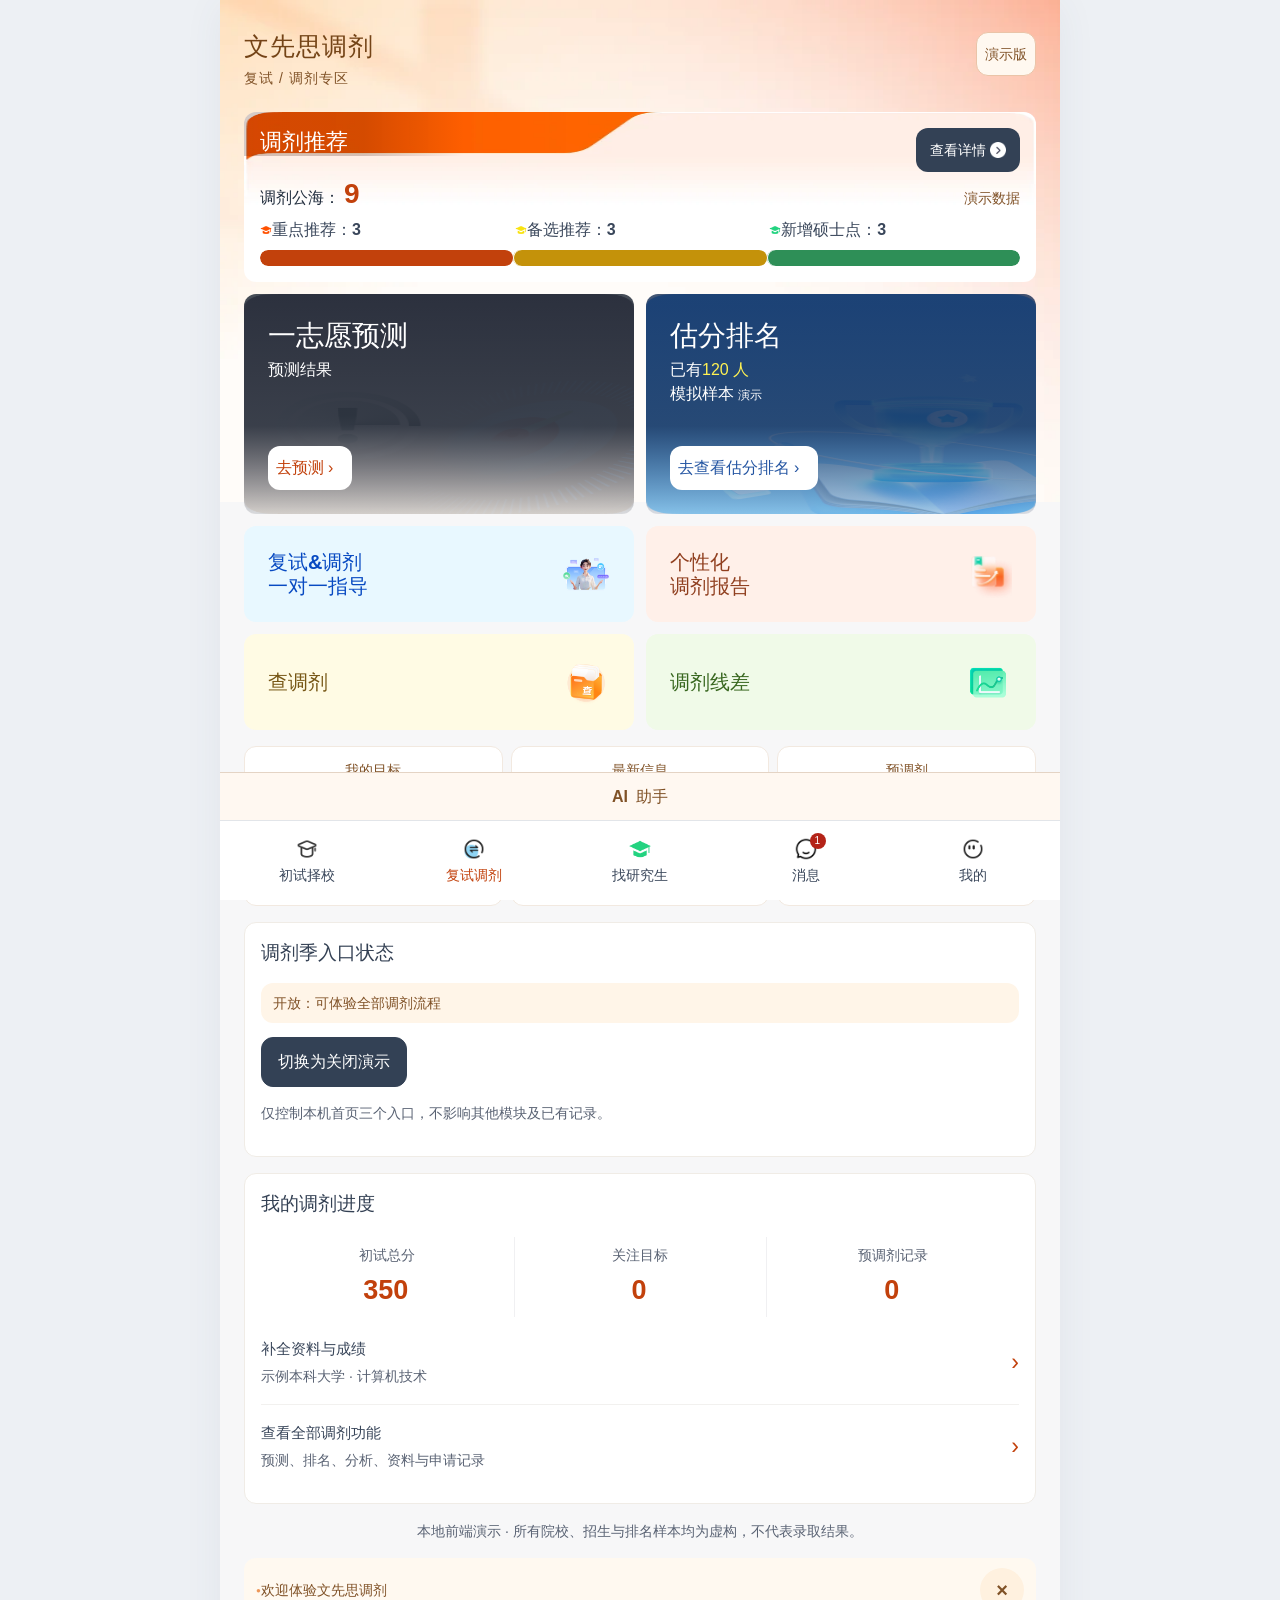
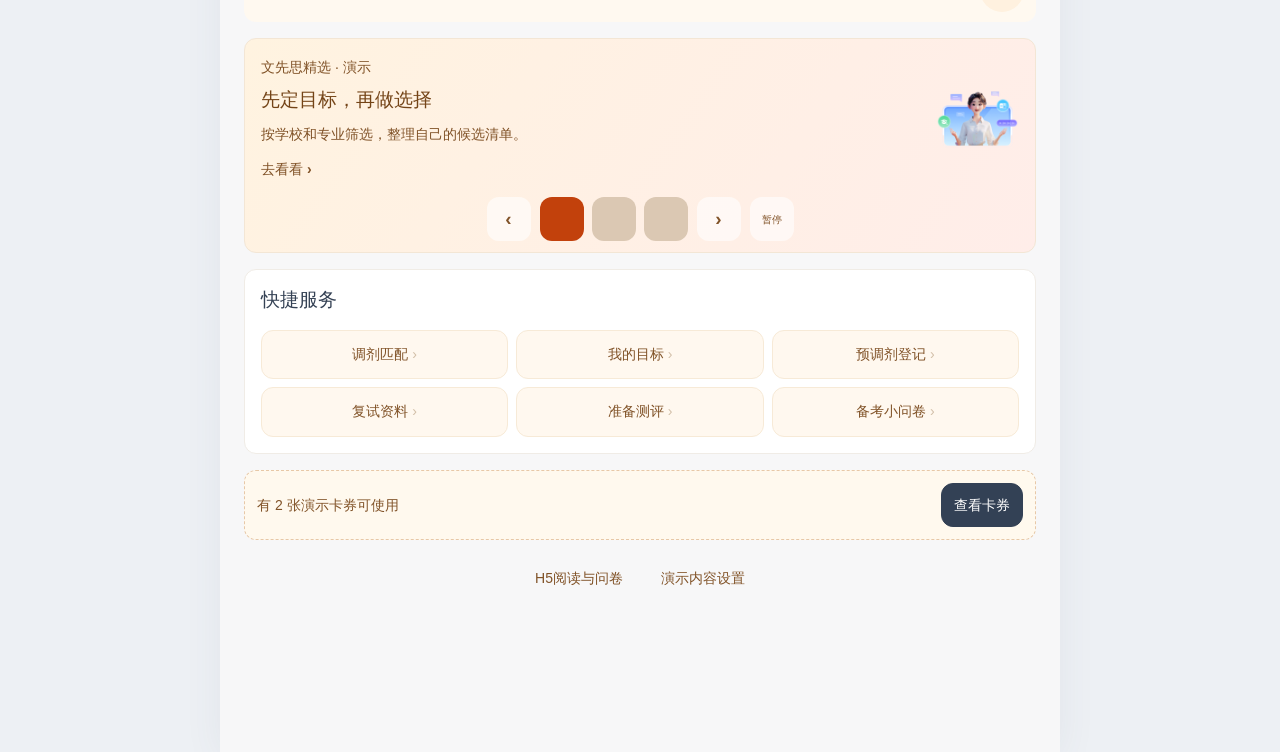
<file: index.html>
<!doctype html>
<html lang="zh-CN">
  <head>
    <meta charset="UTF-8" />
    <meta name="viewport" content="width=device-width, initial-scale=1.0" />
    <meta name="theme-color" content="#fff0e5" />
    <meta name="description" content="文先思调剂，复试与调剂首页演示版。" />
    <title>文先思调剂</title>
    <script type="module" crossorigin src="/assets/index-DY9FgOvg.js"></script>
    <link rel="stylesheet" crossorigin href="/assets/index-BpcCWKPl.css">
  </head>
  <body>
    <div id="root"></div>
  </body>
</html>
</file>
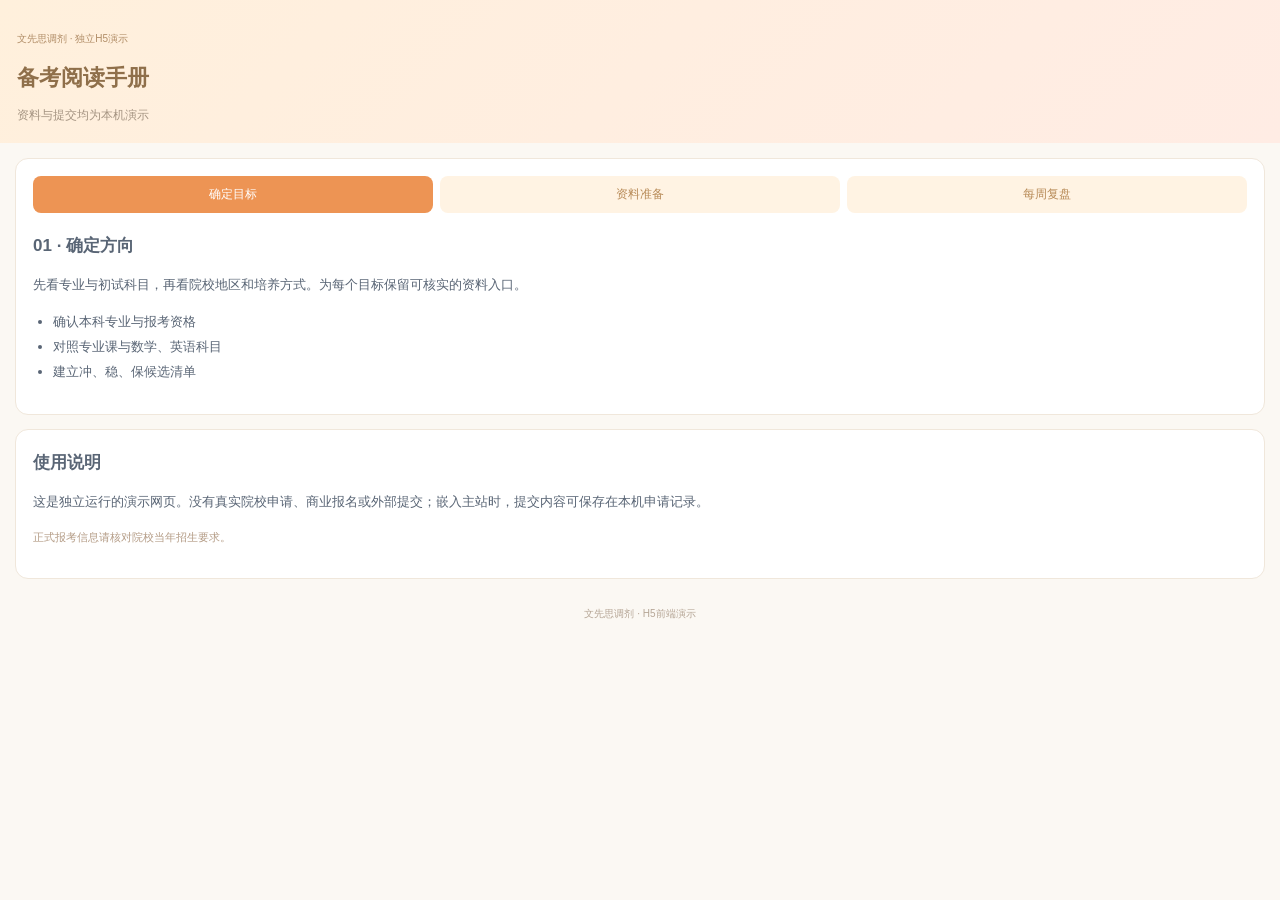
<file: demo-h5/index.html>
<!doctype html><html lang="zh-CN"><head><meta charset="utf-8"><meta name="viewport" content="width=device-width,initial-scale=1"><title>文先思演示H5</title><style>
*{box-sizing:border-box}body{margin:0;background:#fbf8f3;color:#596575;font:14px/1.9 -apple-system,BlinkMacSystemFont,"PingFang SC",sans-serif}header{padding:24px 17px 16px;background:linear-gradient(135deg,#fff0dc,#ffece4)}header small{color:#b18d67;font-size:10px}h1{font-size:22px;color:#8f6f4a;margin:6px 0}header p{font-size:12px;color:#a59482;margin:0}main{padding:15px;display:grid;gap:14px}section{padding:17px;background:#fff;border:1px solid #f0e7db;border-radius:13px;min-width:0}h2{font-size:17px;color:#596575;margin:0 0 10px}p{margin:6px 0 13px;font-size:13px}label{display:grid;gap:6px;font-size:12px;color:#8c96a1;margin:0 0 14px}input,select,textarea{font:inherit;border:1px solid #e7e9ec;background:#fafbfc;border-radius:8px;padding:9px;color:#657184;width:100%;min-width:0}textarea{min-height:86px}button{font:inherit;background:#ed9454;color:white;border:0;border-radius:8px;padding:9px 14px;cursor:pointer;line-height:1.6}button.secondary{background:#fff3e3;color:#b88b58}.tabs{display:flex;gap:7px;flex-wrap:wrap}.tabs button{font-size:12px;flex:1;min-width:60px}.note{font-size:11px;color:#b49c86}ul,ol{padding-left:20px;font-size:13px}.result{padding:13px;border-radius:10px;background:#eef8ed;color:#719678;font-size:13px}.hidden{display:none!important}footer{padding:10px 15px 25px;color:#b5a595;font-size:10px;text-align:center}a{color:#bf8b58;overflow-wrap:anywhere}button:focus-visible,input:focus-visible,textarea:focus-visible,select:focus-visible{outline:3px solid #1686ce;outline-offset:2px}
</style></head><body><header><small>文先思调剂 · 独立H5演示</small><h1 id="page-title">备考阅读手册</h1><p>资料与提交均为本机演示</p></header><main>
<div id="guide"><section><div class="tabs" aria-label="阅读章节"><button data-chapter="0">确定目标</button><button data-chapter="1" class="secondary">资料准备</button><button data-chapter="2" class="secondary">每周复盘</button></div><h2 id="chapter-title" style="margin-top:17px"></h2><p id="chapter-text"></p><ul id="chapter-items"></ul></section></div>
<div id="form-area" class="hidden"><section><h2 id="form-title">备考需求小问卷</h2><p id="form-intro">记录现阶段的目标，形成明确的下一步。</p><form id="demo-form"><label>称呼<input name="name" required maxlength="30" placeholder="演示同学"></label><label>备考阶段<select name="stage"><option>初试择校</option><option>初试复习</option><option>复试准备</option><option>调剂准备</option></select></label><label>意向专业<input name="major" required maxlength="60" placeholder="如计算机技术"></label><label>最需要的帮助<textarea name="needs" required minlength="4" maxlength="500" placeholder="至少填写4个字"></textarea></label><label>方便参与的时间<select name="time"><option>工作日晚上</option><option>周末上午</option><option>周末下午</option></select></label><button type="submit">保存演示问卷</button></form><div id="result" class="result hidden" role="status"></div><button id="again" class="secondary hidden" style="margin-top:13px">重新填写</button></section></div>
<section><h2>使用说明</h2><p>这是独立运行的演示网页。没有真实院校申请、商业报名或外部提交；嵌入主站时，提交内容可保存在本机申请记录。</p><p class="note">正式报考信息请核对院校当年招生要求。</p></section></main><footer>文先思调剂 · H5前端演示</footer><script>
const type=new URLSearchParams(location.search).get('type')||'guide';const chapters=[{title:'01 · 确定方向',text:'先看专业与初试科目，再看院校地区和培养方式。为每个目标保留可核实的资料入口。',items:['确认本科专业与报考资格','对照专业课与数学、英语科目','建立冲、稳、保候选清单']},{title:'02 · 资料准备',text:'按学校建立资料目录，准备证件、成绩单、个人介绍和专业经历。演示清单不能替代院校要求。',items:['核对院校复试通知','整理本科成绩与学籍材料','准备英语自我介绍与项目讲解']},{title:'03 · 每周复盘',text:'每周记录资料变化、复习结果和需要核实的问题，减少重复搜索与遗漏。',items:['更新目标顺序与申请记录','记录一项薄弱知识并完成练习','复查时间冲突与材料截止时间']}];function renderChapter(index){const row=chapters[index];document.querySelector('#chapter-title').textContent=row.title;document.querySelector('#chapter-text').textContent=row.text;const list=document.querySelector('#chapter-items');list.replaceChildren(...row.items.map(item=>{const li=document.createElement('li');li.textContent=item;return li;}));document.querySelectorAll('[data-chapter]').forEach(button=>{button.className=Number(button.dataset.chapter)===index?'':'secondary';button.setAttribute('aria-pressed',String(Number(button.dataset.chapter)===index));});}document.querySelectorAll('[data-chapter]').forEach(button=>button.addEventListener('click',()=>renderChapter(Number(button.dataset.chapter))));renderChapter(0);
if(type==='questionnaire'||type==='activity'){document.querySelector('#guide').classList.add('hidden');document.querySelector('#form-area').classList.remove('hidden');if(type==='activity'){document.querySelector('#page-title').textContent='复试体验活动';document.querySelector('#form-title').textContent='预约演示体验';document.querySelector('#form-intro').textContent='模拟一场材料梳理与专业问答活动，仅记录本机体验意向。';document.querySelector('button[type=submit]').textContent='保存演示报名';}else document.querySelector('#page-title').textContent='备考需求小问卷';}
document.querySelector('#demo-form').addEventListener('submit',event=>{event.preventDefault();const payload=Object.fromEntries(new FormData(event.currentTarget));payload.kind=type;const result=document.querySelector('#result');result.textContent=payload.name+'，你的演示'+(type==='activity'?'报名':'问卷')+'已记录。下一步：整理'+payload.major+'的报考要求，并列出需要核实的问题。';result.classList.remove('hidden');event.currentTarget.classList.add('hidden');document.querySelector('#again').classList.remove('hidden');try{localStorage.setItem('wxs-h5-last',JSON.stringify(payload));}catch{}if(parent!==window)parent.postMessage({type:'WXS_H5_SUBMIT',payload},location.origin);});document.querySelector('#again').addEventListener('click',()=>{document.querySelector('#demo-form').classList.remove('hidden');document.querySelector('#result').classList.add('hidden');document.querySelector('#again').classList.add('hidden');});
</script></body></html>
</file>
<file: assets/index-BpcCWKPl.css>
.field-error,.rx-field>.field-error,.flow-field>.field-error,.rx-page .field-error{display:block;color:#b42318;font-size:14px;line-height:24px;font-weight:400;margin:4px 0 0}.rx-header .rx-back{width:auto;min-width:64px;min-height:44px;gap:4px;color:#1e293b;background:#fff;border-radius:12px;padding-inline:4px;font-size:14px;font-weight:600;white-space:nowrap;text-decoration:none}.rx-header:has(.rx-back span){grid-template-columns:68px minmax(0,1fr) 48px}.rx-page .rx-header .rx-back img{width:18px;height:18px;filter:none!important}.rx-tabs>button{flex:0 0 auto;min-width:max-content;min-height:44px;overflow:visible;text-overflow:clip}.rx-tabs{scrollbar-width:thin;scrollbar-color:#64748b #e5e7eb;scroll-padding-inline:8px}.rx-tabs:focus-within{outline-offset:4px}.rx-back:focus-visible,.rx-tabs>button:focus-visible,.flow-tabs>button:focus-visible{outline:3px solid #174ea6;outline-offset:3px}.rx-modal{max-height:calc(100dvh - 32px);overflow-y:auto}.flow-button[aria-disabled=true],.rx-button[aria-disabled=true]{opacity:.6;cursor:not-allowed}.collection-select{display:inline-flex;align-items:center;gap:4px;min-height:44px;font-size:14px}.sr-only{position:absolute;width:1px;height:1px;padding:0;margin:-1px;overflow:hidden;clip-path:inset(50%);white-space:nowrap;border:0}.rs-inline-actions>.rx-field{flex:1 1 170px;margin-bottom:0}.flow-field>.field-label{font-weight:500}.recovered-shell{background:#f7f7f7;padding-bottom:0}.recovered-shell>.bottom-nav,.recovered-shell>.site-floating{display:none}.rx-page{--rx-blue:#299ee7;--rx-green:#0bca94;--rx-orange:#ff9b37;--rx-muted:#999;min-height:100dvh;background:#f7f7f7;color:#333;padding-bottom:25px;font-size:15px;line-height:1.6}.rx-page *{box-sizing:border-box}.rx-header{height:80px;padding:20px 14px 10px;display:grid;grid-template-columns:48px 1fr 48px;align-items:center;text-align:center;position:relative;z-index:4;background:transparent}.rx-header h1{font-size:18px;font-weight:600;margin:0;color:inherit;outline:none;line-height:1.3}.rx-back{display:flex;align-items:center;width:32px;height:38px}.rx-back img{width:21px;height:21px;transform:rotate(180deg);filter:brightness(.18)}.rx-demo{font-size:10px;color:#999;text-decoration:none;justify-self:end;border:1px solid #d9dedf;border-radius:20px;padding:2px 7px;font-weight:400;white-space:nowrap}.rx-content{padding:12px 16px 20px}.rx-theme-blue{background:#f5f7fa}.rx-theme-blue .rx-header{background:#299ee7;color:#fff}.rx-theme-blue .rx-back img{filter:brightness(0) invert(1)}.rx-theme-blue .rx-demo{color:#fff;border-color:#ffffff7a}.rx-theme-white{background:#f7f7f7}.rx-theme-white .rx-header{background:#fff;color:#111}.rx-theme-green{background:linear-gradient(180deg,#c5ffef 0,#f7f7f7 370px)}.rx-theme-orange{background:linear-gradient(180deg,#ffe9cc 0,#f7f7f7 410px)}.rx-card{background:#fff;border-radius:12px;padding:17px 16px;margin-bottom:14px;min-width:0}.rx-card>h2{font-size:17px;margin:0 0 15px;font-weight:650;color:#222}.rx-field{display:grid;gap:11px;margin-bottom:21px;min-width:0;font-size:15px;font-weight:600;color:#666}.rx-field>input,.rx-field>select,.rx-field>textarea{width:100%;height:42px;padding:10px 12px;border:1px solid #d9d9d9;border-radius:5px;background:#fff;color:#333;font-size:15px;min-width:0;font-weight:400}.rx-field>textarea{height:110px;resize:vertical}.rx-field>small{font-size:12px;color:#999;font-weight:400}.rx-button{border:0;border-radius:24px;background:var(--rx-blue);color:#fff;padding:11px 21px;line-height:1.5;font-size:15px;font-weight:600;text-decoration:none;display:inline-flex;align-items:center;justify-content:center;text-align:center;cursor:pointer;min-height:42px}.rx-button-green{background:#0bca94}.rx-button-orange{background:#ff9236}.rx-button-light{background:#f1f3fa;color:#9294a1}.rx-button-outline{background:#fff;color:#299ee7;border:1px solid #299ee7}.rx-button:disabled{opacity:.5;cursor:not-allowed}.rx-tabs{display:flex;gap:7px;padding:0;margin:0 0 16px;overflow:auto}.rx-tabs>button{flex:1;min-width:0;white-space:nowrap;background:#fff;color:#666;border-radius:7px;padding:9px 12px;line-height:1.6;font-size:14px}.rx-tabs>button.active{color:#fff;background:#299ee7}.rx-footer{position:sticky;bottom:0;background:#fff;padding:15px 16px max(18px,env(safe-area-inset-bottom));z-index:8;display:flex;gap:12px;box-shadow:0 -2px 9px #f1f1f1}.rx-footer>.rx-button{flex:1}.rx-empty{text-align:center;padding:55px 16px;color:#999}.rx-empty p{font-size:16px;margin:0 0 8px}.rx-empty small{font-size:13px}.rx-demo-note{font-size:11px;color:#999;text-align:center;line-height:1.6;margin:10px 0}.rx-error{color:#e45048;font-size:13px}.rx-table-scroll{width:100%;overflow:auto}.rx-table{width:100%;border-collapse:collapse;text-align:center;font-size:13px}.rx-table th{font-weight:500;background:#f0f2f4;color:#666;padding:12px 7px;white-space:nowrap}.rx-table td{padding:13px 7px;border-bottom:1px solid #eee}.rx-table tr.rx-me{background:#eff6ff;color:#0256ff}.rx-modal-mask{position:fixed;top:0;right:0;bottom:0;left:0;background:#0008;display:flex;align-items:center;justify-content:center;padding:25px;z-index:100}.rx-modal{background:#fff;border-radius:14px;padding:23px;width:min(100%,420px);max-height:86dvh;overflow:auto}.rx-modal>h2{font-size:18px;margin:0 0 18px;color:#222}.rx-modal-content{font-size:14px;line-height:1.8}.rx-modal-actions{display:flex;gap:14px;margin-top:21px}.rx-modal-actions>.rx-button{flex:1;border-radius:5px}.rx-section-title{display:flex;align-items:center;gap:7px;font-size:17px;margin:15px 0;font-weight:650}.rx-section-title:before{content:"";display:inline-block;background:#299ee7;width:4px;height:15px;border-radius:3px}.rx-muted{color:#999}.rx-small{font-size:12px}.rx-spread{display:flex;align-items:center;justify-content:space-between;gap:12px}.rx-pill{border-radius:4px;background:#e5faf5;color:#29c7b6;font-size:12px;font-weight:400;padding:3px 7px}.rx-actions{display:flex;gap:10px;flex-wrap:wrap}.rx-actions>.rx-button{flex:1}@media(min-width:620px){.rx-header{height:87px}.rx-content{padding:16px 22px}.rx-page{font-size:16px}.rx-header h1{font-size:21px}}.rx-page.rx-has-footer{padding-bottom:110px}.rx-footer{position:fixed;left:50%;bottom:0;transform:translate(-50%);width:min(100%,var(--shell))}.recovered-shell>.floating-assistant{display:none}.rxp-prediction{background:#f5f7fb}.rxp-prediction>.rx-content{padding:0}.rxp-prediction-cover{min-height:170px;padding:22px 16px 50px;background:linear-gradient(135deg,#eff4ff,#fff5e9);background-size:100% 100%;background-repeat:no-repeat}.rxp-school{display:flex;align-items:flex-start;gap:12px;padding:0;color:#262b35}.rxp-school>div{flex:1;min-width:0}.rxp-school h2{font-size:19px;line-height:1.35;margin:0 0 8px;font-weight:800;letter-spacing:.2px;overflow-wrap:anywhere}.rxp-school p{font-size:12px;color:#8b8b9a;margin:5px 0;line-height:1.6}.rxp-school-logo{border-radius:50%;width:54px;height:54px;flex:none;border:3px double #94a3be;background:#fff9ef;color:#8d694c;text-align:center;padding-top:6px;font-size:12px;font-family:serif;line-height:1.3;font-weight:700}.rxp-edit{font-size:10px;background:#ff791a;color:#fff;display:inline-flex;align-items:center;justify-content:center;text-decoration:none;border-radius:30px;padding:7px 10px;white-space:nowrap;flex-shrink:0}.rxp-result{background:#fff;border-radius:20px;margin:-50px 15px 18px;position:relative;border:1px solid white;padding:15px 10px 6px}.rxp-result-hero{display:flex;gap:20px;align-items:center;margin:7px 0 20px;border-radius:20px;padding:25px 12px 17px;background:linear-gradient(0deg,#fff,#d1fff4 70%)}.rxp-result.yellow .rxp-result-hero{background:linear-gradient(0deg,#fff,#fff6da 70%)}.rxp-result.red .rxp-result-hero{background:linear-gradient(0deg,#fff,#ffe6e6 70%)}.rxp-ribbon{position:relative;display:inline-block;background:#00b28a;color:#fff;transform:translate(-13px,-18px);padding:8px 22px;border-radius:18px 18px 18px 0;font-size:13px;font-weight:700}.rxp-result.yellow .rxp-ribbon{background:#ff9d23}.rxp-result.red .rxp-ribbon{background:#fa6969}.rxp-result-hero h2{font-size:19px;line-height:1.6;margin:0;flex:1;color:#00a74f}.rxp-result.yellow .rxp-result-hero h2{color:#ed8b12}.rxp-result.red .rxp-result-hero h2{color:#e84a4a}.rxp-result-hero h2 small{display:block;font-size:10px;font-weight:400;color:#9b9b9b;margin-top:9px}.rxp-result-face{display:inline-flex;background:#cdf8e9;border:4px solid white;box-shadow:0 4px 13px #81b8a428;border-radius:50%;width:76px;height:76px;align-items:center;justify-content:center;font-size:42px;color:#03ad69;flex:none}.rxp-result.yellow .rxp-result-face{background:#fff1b8;color:#f0a800}.rxp-result.red .rxp-result-face{background:#ffe1df;color:#f35b51}.rxp-probability{border:1px solid #f4f4f7;border-radius:10px;margin:0 10px;padding:10px}.rxp-probability>div{display:flex;align-items:center;justify-content:space-between;gap:7px;margin:6px 0;font-size:11px;color:#666}.rxp-segments{display:flex;width:150px;height:21px;flex:none;border-radius:30px;background:#f1f1f4;box-shadow:inset 0 1px 2px #0000000d;padding:2px}.rxp-segments b{flex:1;font-size:10px;text-align:center;border-radius:30px;color:#999;line-height:17px}.rxp-segments b.active{color:#fff}.rxp-segments .lv1{background:#fa5151}.rxp-segments .lv2{background:#f90}.rxp-segments .lv3{background:#07c160}.rxp-algorithm-note{font-size:10px;color:#aaa;margin:8px 10px 18px;line-height:1.7}.rxp-section-title{display:flex;align-items:center;justify-content:space-between;margin:15px 10px;font-size:16px;color:#333;gap:5px}.rxp-section-title button{background:#fff2dd;color:#ca7e34;font-size:10px;border-radius:20px;padding:5px 8px}.rxp-risk{margin:0 10px 16px}.rxp-risk p{border-radius:8px;padding:10px;background:#fff6f6;font-size:12px;line-height:1.8;color:#333}.rxp-risk b{color:#fa5151}.rxp-blur{filter:blur(4px);-webkit-user-select:none;user-select:none;pointer-events:none}.rxp-related{margin:0 10px;border-radius:10px;background:#fff;overflow:hidden}.rxp-related>h2{font-size:16px;padding:13px 15px;margin:0;background:linear-gradient(120deg,#f3f9ff,#edf8ff);font-weight:800;color:#4a4f5a}.rxp-data-row{display:flex;align-items:center;justify-content:space-between;gap:12px;margin:0 10px;padding:11px 0;border-bottom:1px solid #f4f4f7;font-size:12px}.rxp-data-row span{color:#8b8b9a}.rxp-data-row b{font-size:14px;color:#262b35}.rxp-ratio-block,.rxp-rank-block{border:1px solid #d9e7e9;border-radius:8px;margin:17px 10px;overflow:hidden;text-align:center;padding-bottom:12px}.rxp-ratio-block h3,.rxp-rank-block h3{font-size:14px;color:#4a4f5a;background:#f4f6f9;margin:0 0 14px;padding:9px 12px;font-weight:650}.rxp-ratio-block>strong{display:inline-block;border:1px solid #85ccff;background:#dcf2ff;color:#108dff;border-radius:8px;font-size:22px;padding:0 12px;letter-spacing:1px}.rxp-stat-row{display:flex;align-items:center;padding:15px 0 4px;text-align:center}.rxp-stat-row>div{flex:1;display:grid;gap:7px;padding:0 5px}.rxp-stat-row>div+div{border-left:1px solid #d9e7e9}.rxp-stat-row b{font-size:19px;color:#333;font-weight:800;line-height:1.3}.rxp-stat-row b small{font-size:11px;font-weight:400;margin-left:3px}.rxp-stat-row span{font-size:10px;color:#999;line-height:1.6}.rxp-rank-block>.rx-spread{background:#f4f6f9;padding-right:9px;gap:3px}.rxp-rank-block h3{margin:0}.rxp-rank-block a{font-size:10px;color:#fff;background:linear-gradient(#3fa3ee,#289be7);border-radius:5px;padding:4px 10px;white-space:nowrap;text-decoration:none}.rxp-quick-links{display:grid;gap:9px;margin:15px 10px}.rxp-quick-links>a,.rxp-quick-links>button{display:flex;align-items:center;justify-content:space-between;background:#edf5ff;color:#3662ec;font-size:14px;font-weight:600;padding:12px 11px;border-radius:10px;text-align:left;text-decoration:none}.rxp-quick-links>:nth-child(2){background:#f5efff;color:#8a38f5}.rxp-quick-links>:nth-child(3){background:#fff6f3;color:#ff8000}.rxp-quick-links span{font-size:22px}.rxp-disclaimer{text-align:center;color:#999;font-size:11px;margin:20px 0 12px}.rxp-prediction>.rx-content>.rx-button{margin-inline:25px}.rxp-demo-control{margin:16px 0;color:#999;font-size:11px;padding:10px 12px;border:1px dashed #d9dfe8;border-radius:8px}.rxp-demo-control summary{cursor:pointer}.rxp-demo-control select{margin-top:8px;margin-bottom:8px;font-size:12px}.rxp-demo-control label{display:grid;gap:6px;font-size:12px;color:#777;margin-top:8px}.rxp-prediction>.rx-content>.rxp-demo-control{margin-inline:25px}.rxp-muted{font-size:11px;line-height:1.8;color:#999}.rxp-form-page{background:#fff}.rxp-form-page>.rx-content{padding-top:6px}.rxp-step{font-size:17px;font-weight:650;color:#333;display:flex;align-items:center;gap:10px;margin:18px 0 23px;position:relative}.rxp-step b{display:inline-flex;background:linear-gradient(90deg,#0256ff,#87b0ff);color:#fff;width:44px;height:34px;align-items:center;justify-content:center;border-radius:18px 0;font-size:14px}.rxp-form-page .rx-field{font-size:14px;font-weight:500;margin-bottom:20px}.rxp-form-page .rx-field>input,.rxp-form-page .rx-field>select,.rxp-form-page .rx-field .rxp-input-action{background:#f4f6f8;border:1px solid white;border-radius:8px}.rxp-input-action{display:flex;gap:3px}.rxp-input-action input{flex:1;border:0;background:transparent;min-width:0;font-size:13px}.rxp-input-action button{font-size:12px;background:#e2f3ff;color:#289be7;border-radius:8px;padding:0 13px}.rxp-select-row{display:flex;justify-content:space-between;align-items:center;width:100%;min-height:44px;gap:8px;background:#f4f6f8;padding:11px 12px;font-size:12px;color:#666;line-height:1.8;border-radius:8px;text-align:left}.rxp-select-row>span{color:#3d3d3d;flex:none;font-size:14px}.rxp-form-tabs{display:flex;background:#efefef;padding:4px;border-radius:40px;box-shadow:inset 0 2px 2px #d4d4d499}.rxp-form-tabs button{flex:1;background:transparent;border-radius:40px;font-size:12px;padding:12px 5px;color:#666}.rxp-form-tabs button.active{background:#fff;color:#0256ff;font-weight:700;box-shadow:0 1px 2px #00000015}.rxp-form-tip{font-size:11px;color:#999;line-height:1.8;margin:8px 0 20px}.rxp-upload-warning{font-size:11px;color:#c87b3d;line-height:1.9;margin:4px 0 10px}.rxp-local-warning{font-size:10px;color:#aaa;line-height:1.8;margin:0 0 12px}.rxp-score-upload{display:flex;gap:14px;align-items:center;margin:12px 0 8px}.rxp-upload-target{position:relative;display:flex;flex-direction:column;align-items:center;justify-content:center;gap:5px;width:100px;height:100px;border:1px dashed #ddd;border-radius:9px;background:#f8fafc;overflow:hidden;flex:none;font-size:11px;color:#999}.rxp-upload-target>b{font-size:32px;font-weight:400;color:#adadad;line-height:1.2}.rxp-upload-target input{position:absolute;top:0;right:0;bottom:0;left:0;opacity:0;cursor:pointer;min-height:100%;width:100%}.rxp-upload-target img{width:100%;height:100%;object-fit:contain}.rxp-example-images{display:flex;gap:10px}.rxp-example-images button{width:65px;background:transparent;padding:0;color:#aaa;font-size:10px}.rxp-example-images img{width:62px;height:75px;object-fit:cover;background:#f1f1f1;display:block;margin-bottom:4px;border-radius:3px}.rxp-customer{color:#289be7;font-size:11px;text-decoration:none;display:block;margin:8px 0 20px}.rxp-subject{margin-bottom:15px}.rxp-subject label{display:flex;gap:9px;align-items:center;font-size:13px;color:#666}.rxp-subject label>span{width:106px;flex:none}.rxp-subject input{border:1px solid white;background:#f4f6f8;border-radius:8px;font-size:14px;min-width:0}.rxp-subject small{font-size:10px;color:#aaa;flex:none}.rxp-subject>a{display:block;color:#289be7;font-size:11px;text-decoration:none;margin:7px 0 0 116px}.rxp-total{display:flex;align-items:center;gap:11px;border-radius:8px;background:#eff6ff;padding:14px;color:#666;font-size:14px;margin-bottom:23px}.rxp-total b{font-size:25px;color:#0256ff;margin-left:auto}.rxp-total small{font-size:11px;color:#a8a8a8}.rxp-picker-tools{display:flex;align-items:center;justify-content:space-between;margin:0 0 12px}.rxp-picker-tools button{background:transparent;font-size:13px;color:#289be7;padding:5px}.rxp-picker-note{font-size:11px;color:#ff7d38;margin:0 0 12px}.rxp-region-grid{display:grid;grid-template-columns:repeat(4,minmax(0,1fr));gap:9px}.rxp-region-grid button{background:#f6f7fb;color:#666;font-size:12px;padding:8px 3px;border-radius:22px}.rxp-region-grid button.selected{background:#289be7;color:#fff}.rxp-major-options{display:grid;gap:4px;max-height:48vh;overflow:auto}.rxp-major-options button{background:#fff;border-bottom:1px solid #f1f1f1;font-size:13px;line-height:1.8;text-align:left;padding:11px 5px;color:#666}.rxp-major-options button.selected{color:#289be7;background:#f0f8ff}.rxp-other-tags{display:flex;flex-wrap:wrap;gap:7px;margin-bottom:4px}.rxp-other-tags>span{display:inline-flex;gap:8px;background:#eaf6ff;color:#289be7;border-radius:6px;padding:5px 7px;font-size:12px}.rxp-other-tags button{background:transparent;color:#999;font-size:16px;padding:0}.rxp-saved{border-radius:10px;background:#eef9ee;color:#56865c;padding:16px;font-size:13px;line-height:1.8;margin:16px 0}.rxp-image-preview{max-width:100%;height:auto}.rxp-retest>.rx-content{padding:0 0 20px}.rxp-retest .rxp-school{background:linear-gradient(180deg,#009dee,#0265b8);color:#fff;padding:25px 25px 45px}.rxp-school.blue h2,.rxp-school.blue p{color:#fff}.rxp-retest-description{background:#f7f8fa;color:#666;line-height:1.9;font-size:13px;padding:18px 25px}.rxp-retest .rx-card{margin:15px;border-radius:0;padding:10px 4px}.rxp-retest>.rx-content>.rx-button{margin-left:20px}.rxp-table-wrap{overflow:auto;max-width:100%}.rxp-data-table{width:100%;border-collapse:collapse;font-size:12px;text-align:center;line-height:1.8}.rxp-data-table th{background:#f0f9ff;color:#289be7;font-weight:500;white-space:nowrap;padding:11px 9px;border:1px solid #b1e0ff}.rxp-data-table td{color:#666;padding:11px 9px;border:1px solid #dcebf6;white-space:pre-wrap}.rxp-data-table tbody tr:nth-child(2n){background:#f7f8fa}.rxp-destination-table th,.rxp-destination-table td{font-size:11px;padding:12px 5px}.rxp-destination-table th:nth-child(2){min-width:105px}.rxp-estimate{background:#f6f7fb}.rxp-estimate>.rx-content{padding:0 15px 20px}.rxp-estimate .rx-header{background:transparent}.rxp-ranking-cover{margin:-80px -15px 0;padding:82px 23px 40px;background:linear-gradient(180deg,#def8d9,#f6f7fb);background-size:100% 100%;background-repeat:no-repeat}.rxp-estimate.yellow .rxp-ranking-cover{background-color:#fff9ce}.rxp-estimate.red .rxp-ranking-cover{background-color:#ffe7e7}.rxp-share-hint{font-size:10px;color:#999;display:flex;justify-content:flex-end;align-items:center;gap:6px;margin-bottom:22px}.rxp-share-hint button{border-radius:15px;background:#ffffff85;color:#777;padding:5px 10px;font-size:11px}.rxp-estimate .rxp-school{flex-direction:column;align-items:center;text-align:center;gap:15px}.rxp-estimate .rxp-school>div{width:100%}.rxp-estimate .rxp-school .rx-spread{display:block}.rxp-estimate .rxp-school .rxp-edit{position:absolute;right:22px;top:133px;font-size:10px;padding:6px 10px}.rxp-estimate .rxp-school-logo{width:78px;height:78px;font-size:17px;padding-top:10px;border-width:4px}.rxp-estimate .rxp-school h2{font-size:21px;margin-bottom:7px}.rxp-estimate .rxp-school p{font-size:12px}.rxp-large-rank{display:grid;justify-items:center;margin-top:28px}.rxp-large-rank strong{font-size:68px;line-height:1.1;color:#3eb94b;letter-spacing:1px}.rxp-estimate.yellow .rxp-large-rank strong{color:#f0b000}.rxp-estimate.red .rxp-large-rank strong{color:#ff8f1f}.rxp-large-rank strong small{font-size:13px;color:#999;margin-left:4px;font-weight:400}.rxp-large-rank>span{font-size:12px;color:#999;margin-top:12px}.rxp-estimate .rxp-stat-row{margin-top:23px;padding-bottom:15px}.rxp-estimate .rxp-stat-row b{font-size:25px;color:#333}.rxp-ranking-body{padding:10px 0 15px;border-radius:15px;margin-top:-12px;position:relative}.rxp-ranking-tip{font-size:12px;color:#d88f41;text-align:center;padding:0 10px}.rxp-ranking-body>.rxp-muted{font-size:10px;padding:0 12px}.rxp-ranking-tools{display:flex;align-items:center;gap:2px;margin:10px 9px 16px}.rxp-ranking-tools button{flex:1;min-width:0;background:#f5f8fc;padding:9px 3px;border-radius:5px;color:#8a9fb6;font-size:10px}.rxp-ranking-table{width:100%;min-width:400px;border-collapse:collapse;text-align:center;font-size:12px;font-variant-numeric:tabular-nums}.rxp-ranking-table th{font-size:10px;font-weight:500;color:#999;padding:13px 7px;background:#f5f6f8;white-space:nowrap}.rxp-ranking-table td{padding:15px 7px;color:#666;white-space:nowrap;border-bottom:1px solid #f3f3f3}.rxp-ranking-table tr.safe{background:linear-gradient(90deg,#fff 74%,#d4fece)}.rxp-ranking-table tr.middle{background:linear-gradient(90deg,#fff 74%,#fff5b1)}.rxp-ranking-table tr.danger{background:linear-gradient(90deg,#fff 74%,#fcdbdb)}.rxp-ranking-table tr.my{font-weight:700}.rxp-ranking-table tr.my td{color:#0256ff;border-top:1px dashed #289be7;border-bottom:1px dashed #289be7}.rxp-ranking-table tr.rxp-zone td{font-size:10px;font-weight:500;padding:14px 7px;white-space:normal;text-align:left;line-height:1.8}.rxp-ranking-table tr.rxp-zone.safe td{color:green;background:#f5fff2}.rxp-ranking-table tr.rxp-zone.danger td{color:#f06b29;background:#fff8f1}.rxp-medal{display:inline-flex;width:26px;height:30px;border-radius:4px 4px 12px 12px;align-items:center;justify-content:center;background:#ffc860;color:#fff;font-size:17px}.rxp-medal.medal-2{background:#b7c0cc}.rxp-medal.medal-3{background:#c88c5b}.rxp-ranking-load{text-align:center;padding:18px;color:#aaa;font-size:11px}.rxp-my-rank{border:1px solid #d0e9ff;background:#edf7ff;padding:12px 14px;margin:8px 10px 0;display:flex;gap:7px;align-items:center;flex-wrap:wrap;color:#289be7;font-size:12px;border-radius:8px}.rxp-my-rank b{margin-right:auto}.rxp-my-rank small{font-size:10px}.rxp-grade{background:#122fa5;color:#fff}.rxp-grade>.rx-content{padding:0 15px 18px}.rxp-grade>.rx-header{background:#fff;color:#111}.rxp-grade-top{height:46px;background-repeat:no-repeat;background-size:100% 100%;margin:0 -15px}.rxp-grade-about{font-size:11px;color:#a7d4ff;background:#102b93;border:1px solid #1f50b5;border-radius:8px;padding:13px;margin:10px 0 20px;line-height:1.9}.rxp-grade-section{margin-top:25px}.rxp-grade-section h2{font-size:18px;color:#fff;text-align:center;margin-bottom:18px}.rxp-grade-section h3{font-size:16px;text-align:center;color:#0ff;margin-bottom:18px}.rxp-grade-bar{margin-bottom:19px}.rxp-grade-bar>div{display:flex;justify-content:space-between;gap:9px;font-size:12px;color:#fff}.rxp-grade-bar b{font-size:11px;color:#67efff;font-weight:500}.rxp-grade-bar progress{width:100%;height:8px;accent-color:#15ff00;background:#1342a9}.rxp-grade-bar small{font-size:10px;color:#9ad4ff}.rxp-grade-stat{display:flex;text-align:center;margin:22px 0}.rxp-grade-stat>div{flex:1;display:grid;gap:12px}.rxp-grade-stat>div+div{border-left:1px solid #2967c6}.rxp-grade-stat b{font-size:32px;color:#0ff}.rxp-grade-stat span{font-size:11px;color:#b3d4ff}.rxp-grade-section>p{color:#9dc6fc;font-size:12px;line-height:1.9}.rxp-grade .rx-footer{background:#122fa5;box-shadow:none}.rxp-grade .rx-demo-note{color:#94bdff}.rxp-deep{background:#fff}.rxp-deep>.rx-header{background:transparent}.rxp-deep-brand{font-size:27px;font-weight:800;letter-spacing:2px;color:#299ee7;font-family:serif;display:flex;gap:12px;align-items:center;margin:0 0 20px}.rxp-deep-brand span{font-family:inherit;font-size:12px;font-weight:400;letter-spacing:0;color:#999}.rxp-personal{border-radius:12px;background:#f7f7f7;border:1px solid #eee;margin-bottom:25px;overflow:hidden}.rxp-personal .rx-tabs{background:#fff;margin:0;border-radius:0;padding:9px 10px;border-bottom:1px solid #eee}.rxp-personal .rx-tabs>button{font-size:13px;background:transparent;color:#999;padding:7px 3px}.rxp-personal .rx-tabs>button.active{background:transparent;color:#333;font-weight:700}.rxp-personal-body{position:relative;padding:5px 15px 41px}.rxp-personal-body p{font-size:12px;color:#999;margin:13px 0;display:flex;gap:13px;line-height:1.8}.rxp-personal-body b{color:#666;font-size:12px;font-weight:400;overflow-wrap:anywhere}.rxp-summary-edit{position:absolute;bottom:0;left:10px;right:10px;padding:8px;text-align:center;background:#e4f6ff;color:#289be7;text-decoration:none;border-radius:10px 10px 0 0;font-size:12px}.rxp-deep-intro{display:flex;gap:13px;align-items:center;margin:22px 0;color:#777;font-size:13px}.rxp-ai-avatar{display:inline-flex;width:35px;height:35px;border-radius:50%;align-items:center;justify-content:center;background:#e6f5ff;color:#299ee7;font-weight:800;font-size:19px;flex:none}.rxp-deep>.rx-content>.rx-button{margin:2px 0 20px;background:linear-gradient(90deg,#299ee7,#5bbbf5);border-radius:25px;width:100%}.rxp-thinking{font-size:12px;color:#999;display:flex;gap:9px;align-items:center;margin:22px 0}.rxp-thinking>span{width:16px;height:16px;border:2px solid #dcefff;border-top-color:#289be7;border-radius:50%;animation:rxp-spin 1s linear infinite}.rxp-thinking button{margin-left:auto;font-size:10px;padding:5px 8px;background:#f0f9ff;color:#299ee7;border-radius:7px}.rxp-deep-content{border-left:1px solid #e4e4e4;margin-left:13px;padding-left:16px}.rxp-deep-heading{font-size:20px;margin:22px 0;color:#333}.rxp-deep-subtitle{font-size:16px;margin:26px 0 18px;color:#333}.rxp-deep-text{font-size:13px;color:#666;line-height:2;white-space:pre-wrap;margin:18px 0}.rxp-deep-school{border:1px solid #eff1f3;border-radius:7px;box-shadow:none;padding:15px;margin-bottom:20px}.rxp-deep-school h2{font-size:18px;margin-bottom:9px}.rxp-deep-school p{font-size:12px;color:#888;line-height:1.8;margin:9px 0}.rxp-star-rating{display:flex;gap:7px;align-items:center;flex-wrap:wrap;font-size:12px;color:#777;margin:15px 0}.rxp-star-rating strong{color:#ffc300;font-size:20px;letter-spacing:2px;line-height:1.5}.rxp-star-rating strong small{font-size:12px;color:#999;margin-left:7px;letter-spacing:0}.rxp-star-rating>b{font-size:14px;color:#e69a45}.rxp-star-rating>small{font-size:9px;color:#aaa}.rxp-score-figures{display:grid;gap:15px;padding:15px;background:#f8fbfe;border:1px solid #edf1f6;border-radius:8px;margin:15px 0}.rxp-score-figures>div>div{display:flex;justify-content:space-between;font-size:12px;color:#888}.rxp-score-figures b{color:#299ee7;font-weight:500}.rxp-score-figures progress{width:100%;height:8px;accent-color:#299ee7}.rxp-rainbow{border-radius:8px;padding:15px;font-size:13px;text-align:center;font-weight:650;color:#4f83a3;line-height:1.8;background:linear-gradient(90deg,#e3f9f0,#e7f5ff,#fff5dd,#ffe9df);margin:18px 0}.rxp-rainbow.score_rainbow{color:#c38b42;background:linear-gradient(90deg,#f1e9ff,#fff5d5,#e8f7ee)}.rxp-deep-end{font-size:11px;color:#aaa;text-align:center;padding:25px 0}.rxp-backtop{display:block;background:#fff;border:1px solid #eee;color:#999;font-size:11px;margin:20px auto 0;padding:7px 13px;border-radius:20px}@keyframes rxp-spin{to{transform:rotate(360deg)}}@media(max-width:360px){.rxp-school h2{font-size:17px}.rxp-edit{font-size:9px;padding:6px}.rxp-probability>div{font-size:10px}.rxp-segments{width:130px}.rxp-result-hero{gap:11px;padding-inline:7px}.rxp-result-hero h2{font-size:16px}.rxp-result-face{width:64px;height:64px}.rxp-subject label>span{width:93px;font-size:12px}.rxp-subject>a{margin-left:101px}.rxp-region-grid{grid-template-columns:repeat(3,minmax(0,1fr))}.rxp-estimate .rx-footer{gap:6px;padding-inline:10px}.rxp-estimate .rx-footer .rx-button{font-size:11px;padding:9px 4px}.rxp-school-logo{width:48px;height:48px;font-size:11px}.rxp-prediction-cover{padding-inline:13px}}@media(min-width:620px){.rxp-probability>div{font-size:14px}.rxp-segments{width:220px;height:25px}.rxp-segments b{line-height:21px;font-size:12px}.rxp-school h2,.rxp-result-hero h2{font-size:23px}.rxp-result-hero{padding:25px;gap:30px}.rxp-data-row{font-size:14px}.rxp-result-face{width:95px;height:95px}.rxp-prediction-cover{min-height:190px}.rxp-ranking-cover{margin-top:-87px;padding-top:92px}.rxp-ranking-table{font-size:13px}.rxp-ranking-table th{font-size:12px}.rxp-deep-text{font-size:14px}}@media(prefers-reduced-motion:reduce){.rxp-thinking>span{animation:none}}.rxp-result-face:has(img){background:transparent;border:0;box-shadow:none;border-radius:0;width:95px;height:71px}.rxp-result-face img{width:100%;height:100%;object-fit:contain}.rxp-estimate .rx-footer{flex-wrap:wrap;gap:9px}.rxp-estimate .rx-footer>.rxp-my-rank{flex-basis:100%;width:100%;margin:0;padding:10px 12px}.rxp-estimate .rx-footer>.rx-button{font-size:12px;padding:10px 4px}.rxp-bottom-sheet .rx-modal-mask{align-items:flex-end;padding:0}.rxp-bottom-sheet .rx-modal{width:min(100%,600px);border-radius:14px 14px 0 0;padding:22px 20px max(22px,env(safe-area-inset-bottom));max-height:82dvh}.rxp-bottom-sheet .rx-modal-actions{position:sticky;bottom:0;background:#fff;padding-top:9px}.rxp-bottom-sheet .rx-major-options{max-height:52dvh}.rx-modal .rxp-picker-note{font-size:14px;line-height:24px}.rx-modal .rxp-picker-neutral{color:#526173}.rx-modal .rxp-picker-warning{color:#b42318}.rxr-index{background:#fff}.rxr-index .rx-content{padding-top:0}.rxr-index-banner{background:linear-gradient(125deg,#2eb9f4,#008aeb);background-size:100% 100%;margin:0 -16px;padding:15px 16px 14px;color:#fff}.rxr-profile-strip{display:flex;align-items:center;justify-content:space-between;gap:12px;margin:0 0 15px;padding:14px 16px;background:#fff;border-radius:10px;box-shadow:0 3px 14px #1c5beb0d;color:#333}.rxr-profile-strip>div{min-width:0;display:grid;gap:4px}.rxr-profile-strip b{font-size:16px}.rxr-profile-strip span{font-size:12px;color:#8b969e}.rxr-profile-strip .rx-button{font-size:11px;min-height:30px;padding:5px 10px;flex-shrink:0}.rxr-news-ticker{display:flex;align-items:center;justify-content:space-between;font-size:12px}.rxr-news-ticker span{background:#fff;color:#009ded;border-radius:4px;padding:3px 9px;font-weight:700}.rxr-news-ticker a{color:inherit;text-decoration:none}.rxr-main-tabs{margin-top:13px;margin-bottom:0;border-bottom:1px solid #e6edf1;gap:0}.rxr-main-tabs>button{background:#fff;border-radius:0;font-size:13px;padding:12px 9px;color:#666}.rxr-main-tabs>button.active{background:#fff;color:#009ded;font-weight:700;border-bottom:3px solid #009ded}.rxr-filters{padding:13px 12px 15px;border-radius:0;box-shadow:0 5px 4px -4px #c6c6c64d}.rxr-search-tabs{gap:0;margin:0 0 14px;background:#f4f6f8;border-radius:10px 10px 0 0;overflow-x:auto}.rxr-search-tabs>button{font-size:12px;padding:12px 7px;border-radius:10px 10px 0 0;background:#f4f6f8;flex:1;min-width:max-content}.rxr-search-tabs>button.active{background:#fff;color:#289be7;font-weight:650;border-bottom:2px solid #289be7}.rxr-filter-grid{display:grid;grid-template-columns:repeat(3,minmax(0,1fr));gap:8px}.rxr-filter-grid .rx-field{font-size:12px;gap:6px;margin-bottom:11px}.rxr-filter-grid .rx-field>input,.rxr-filter-grid .rx-field>select,.rxr-info-filters .rx-field>input{border:1px solid #fff;background:#f4f6f8;font-size:12px;padding:9px 7px;border-radius:6px;height:39px}.rxr-tag-choices{display:flex;gap:8px;flex-wrap:wrap;margin:8px 0 13px}.rxr-tag-choices button{position:relative;padding:8px 12px;background:#f8f8f6;border-radius:7px;color:#333;font-size:12px}.rxr-tag-choices button.active{background:#e7f7ff;color:#009ded}.rxr-tag-choices small{display:inline-block;margin-left:5px;background:#ff5a66;color:#fff;border-radius:8px;min-width:15px;padding:0 4px;font-size:9px}.rxr-query-actions{display:flex;align-items:center;justify-content:center;gap:16px;margin-top:10px}.rxr-query-actions>.rx-button{min-height:36px;min-width:110px;border-radius:6px;font-size:13px;padding:8px 18px}.rxr-query-actions>button:not(.rx-button){font-size:11px;background:none;color:#999}.rxr-multi{margin:0 0 11px;position:relative;font-size:12px;color:#666;min-width:0}.rxr-multi summary{list-style:none;cursor:pointer;display:grid;gap:6px}.rxr-multi summary b{font-weight:400;display:block;background:#f4f6f8;height:39px;padding:9px 7px;border-radius:6px;color:#555;overflow:hidden;white-space:nowrap;text-overflow:ellipsis}.rxr-multi>div{position:absolute;top:100%;z-index:10;min-width:160px;box-shadow:0 5px 20px #0002;background:#fff;border-radius:6px;padding:12px;display:grid;gap:9px}.rxr-multi label{display:flex;gap:8px;align-items:center}.rxr-multi input{accent-color:#289be7}.rxr-list-card{padding:5px 0;background:transparent}.rxr-list-card>.rx-spread{padding:0 5px;font-size:13px}.rxr-list-card>.rx-spread .rx-button{min-height:28px;padding:4px 10px;font-size:11px}.rxr-table-wrap{border:1px solid #289be7;border-radius:5px;overflow:auto;background:#fff}.rxr-table{min-width:1000px;font-size:11px}.rxr-table th{background:#eff8ff;color:#289be7;border-right:1px solid #a7d3ed;border-bottom:1px solid #289be7;font-weight:600;white-space:normal;min-width:90px;padding:11px 9px}.rxr-table td{border-right:1px solid #cce5f2;border-bottom:1px solid #cce5f2;padding:13px 9px;color:#666;min-width:90px}.rxr-table th:nth-child(2),.rxr-table td:nth-child(2){min-width:140px}.rxr-table th:nth-child(3),.rxr-table td:nth-child(3){min-width:150px}.rxr-table th:nth-child(4),.rxr-table td:nth-child(4){min-width:140px}.rxr-table .rx-button{font-size:11px;min-height:26px;padding:4px 9px;border-radius:4px}.rxr-taglist{display:flex;flex-wrap:wrap;gap:4px;min-width:80px}.rxr-taglist span{padding:2px 4px;font-size:10px;border-radius:3px;white-space:nowrap}.rxr-tag-focus{color:#009ded;background:#e7f7ff}.rxr-tag-alternate{color:#f39c11;background:#fff6df}.rxr-tag-score_gone{color:#d6584e;background:#fff0ee}.rxr-tag-sch_gone{color:#875ec4;background:#f1eaff}.rxr-locked{filter:blur(3px);-webkit-user-select:none;user-select:none}.rxr-vip-strip{text-align:center;margin:14px 0;position:relative;z-index:1}.rxr-vip-strip .rx-button{background:linear-gradient(#353b4e,#1d202b);color:#ffd8a4;box-shadow:0 5px 15px #2222;font-size:13px;min-height:38px;padding:9px 26px}.rxr-load{text-align:center;color:#999;font-size:12px;margin:15px 0}.rxr-load p{font-size:11px;color:#a9a9a9;margin:3px 0 8px}.rxr-load button{background:none;color:#289be7;font-size:12px}.rxr-demo-controls{font-size:10px;color:#9aa2a8;margin:16px 0;text-align:right}.rxr-demo-controls summary{cursor:pointer}.rxr-demo-controls label{display:grid;gap:5px;text-align:left;background:#fff;padding:10px;border:1px dashed #d8e3ea;margin-top:7px}.rxr-demo-controls select{height:32px;font-size:12px;border:1px solid #d9e4eb;background:#fff;border-radius:4px}.rxr-about{font-size:12px;color:#999;line-height:1.8;margin:10px 0 15px}.rxr-total{font-size:14px;color:#777}.rxr-total b{color:#289be7}.rxr-ranks{padding:10px 12px}.rxr-rank-row{width:100%;display:flex;align-items:center;gap:10px;background:#fff;border-bottom:1px solid #eee;padding:18px 0;text-align:left}.rxr-rank-row:last-of-type{border-bottom:0}.rxr-rank-no{font-size:18px;font-weight:700;font-style:italic;color:#aaa;min-width:23px;text-align:center}.rxr-rank-no.rank-1{color:#fc8639}.rxr-rank-no.rank-2{color:#5989b5}.rxr-rank-no.rank-3{color:#bca06c}.rxr-school-emblem{width:41px;height:41px;display:inline-flex;align-items:center;justify-content:center;border-radius:50%;background:#eef7fd;border:1px solid #c5e0f1;color:#359bd4;font-family:serif;font-weight:700;flex-shrink:0}.rxr-rank-content{display:grid;gap:4px;flex:1}.rxr-rank-content>b{font-size:15px;color:#333;font-weight:650}.rxr-rank-content small{font-size:11px;color:#999;line-height:1.7}.rxr-code{font-size:12px;color:#555}.rxr-up{color:#ff8b47}.rxr-down{color:#65b3ea}.rxr-analysis-list{padding:0 12px}.rxr-analysis-row{display:flex;gap:10px;align-items:center;padding:18px 0;border-bottom:1px solid #eee}.rxr-analysis-row>div:nth-child(2){flex:1}.rxr-analysis-row b{font-size:14px}.rxr-analysis-row p{font-size:12px;color:#999;margin:5px 0}.rxr-analysis-row>div:last-child{display:grid;gap:6px}.rxr-analysis-row .rx-button{font-size:11px;border-radius:5px;padding:5px 8px;min-height:28px}.rxr-analysis-intro{font-size:15px;font-weight:600;color:#333;margin:8px 0 20px;text-align:center}.rxr-landscape .rx-content{padding:5px}.rxr-landscape .rx-card{padding:10px 5px}.rxr-landscape-table .rxr-table{min-width:1250px}.rxr-check>.rx-content>.rxr-search-tabs{margin-bottom:0}.rxr-check .rx-field{font-size:13px;gap:8px;margin-bottom:15px}.rxr-check .rx-field>input,.rxr-check .rx-field>select{background:#f4f6f8;border:0;font-size:13px}.rxr-sub-one{font-size:13px;display:flex;gap:15px;flex-wrap:wrap;align-items:center;margin:5px 0 20px}.rxr-sub-one label{display:flex;align-items:center;gap:5px}.rxr-sub-one input{accent-color:#289be7}.rxr-extra-filters{font-size:12px;margin:13px 0 18px;display:flex;gap:10px;align-items:center;flex-wrap:wrap;color:#999}.rxr-extra-filters button{background:#eff7fe;color:#289be7;border-radius:4px;padding:5px 8px;font-size:11px}.rxr-difference-row{border-radius:10px;padding:15px 14px;margin-bottom:14px;background:#fff;box-shadow:0 4px 15px #d7dfe62b}.rxr-gap-green{background:linear-gradient(-90deg,#d4fece,#fff)}.rxr-gap-yellow{background:linear-gradient(-90deg,#fff5b1,#fff)}.rxr-difference-main{display:flex;justify-content:space-between;gap:10px;align-items:center}.rxr-difference-main>button{display:grid;gap:5px;background:none;padding:0;text-align:left}.rxr-difference-main b{font-size:16px}.rxr-difference-main small{font-size:12px;color:#888}.rxr-difference-main>button>span{font-size:12px;color:#555}.rxr-difference-main>div{min-width:55px;display:grid;text-align:center;font-size:11px;color:#7b9c62}.rxr-difference-main strong{font-size:27px;color:#61a949}.rxr-gap-yellow .rxr-difference-main strong{color:#c9a52b}.rxr-difference-row dl{display:grid;grid-template-columns:repeat(3,1fr);gap:5px;border-top:1px solid #dadfd433;border-bottom:1px solid #dadfd433;padding:12px 0;margin:12px 0}.rxr-difference-row dl>div{text-align:center}.rxr-difference-row dt{font-size:10px;color:#888}.rxr-difference-row dd{font-size:17px;font-weight:600;color:#555;margin:5px 0 0}.rxr-difference-meta{display:flex;align-items:center;gap:9px;color:#999;font-size:10px}.rxr-difference-meta .rx-button{margin-left:auto;padding:4px 12px;min-height:26px;font-size:11px;border-radius:4px}.rxr-detail .rx-header{background:#1070d8}.rxr-detail .rx-content{padding-top:0}.rxr-detail-school{background:linear-gradient(135deg,#1270d8,#349de9);background-size:100% 100%;color:#fff;margin:0 -16px;padding:17px 20px 20px}.rxr-detail-school .rx-spread{gap:10px}.rxr-detail-school h2{font-size:20px;flex:1;line-height:1.4;margin:0}.rxr-detail-school .rx-button{font-size:11px;min-height:28px;padding:5px 10px;border-color:#fff8;background:transparent;color:#fff}.rxr-detail-school .rxr-school-emblem{background:#fff;color:#268adf;border:0}.rxr-detail-tags{display:flex;gap:9px;margin:15px 0;font-size:11px;opacity:.9}.rxr-detail-tags span{border:1px solid #ffffff66;border-radius:3px;padding:2px 5px}.rxr-detail-school p{font-size:13px;margin:7px 0;line-height:1.8}.rxr-detail-school .rx-pill{margin-left:7px;display:inline-block}.rxr-detail-match{display:flex;justify-content:center;margin:-1px -16px 15px;padding:10px;background:#eaf5ff}.rxr-detail-match>.rx-button{font-size:12px;border-radius:20px;min-height:32px;padding:6px 28px}.rxr-year-card{border-radius:9px;background:#fbfcfe;box-shadow:0 3px 13px #1c5beb21;padding:0;overflow:hidden}.rxr-blue-table{font-size:11px;min-width:440px;border:1px solid #289be7}.rxr-blue-table th{font-weight:600;background:#f0f9ff;color:#289be7;border:1px solid #b2d8ee;padding:11px 8px}.rxr-blue-table td{border:1px solid #b2d8ee;padding:11px 7px;color:#666}.rxr-detail-tabs{gap:0;position:sticky;top:0;background:#fff;z-index:6;box-shadow:0 4px 12px #ccc2}.rxr-detail-tabs>button{font-size:12px;border-radius:0;background:#fff;color:#666;padding:13px 7px}.rxr-detail-tabs>button.active{color:#333;font-weight:700;background:#fff;border-bottom:3px solid #289be7}.rxr-basis{padding:0 12px}.rxr-collapse{border-bottom:1px solid #e9edf1}.rxr-collapse summary{cursor:pointer;padding:15px 0;font-weight:600;font-size:14px}.rxr-collapse>div{padding:0 0 15px;font-size:13px;line-height:1.8}.rxr-collapse p{margin:5px 0 10px}.rxr-collapse .rx-button{padding:5px 12px;font-size:11px;border-radius:5px;min-height:28px}.rxr-state-equal,.rxr-state-cut,.rxr-state-add{display:inline-block;padding:1px 6px;margin:7px 5px 0 0;border-radius:3px;font-size:10px}.rxr-state-equal{background:#fff3e8;color:#ff8f1f}.rxr-state-cut{background:#effaf7;color:#00b578}.rxr-state-add{background:#fff4f4;color:#ea070c}.rxr-table-collapse{padding:12px 0}.rxr-table-collapse>button{display:flex;width:100%;justify-content:space-between;padding:0;background:none;font-size:14px;font-weight:600;color:#333;margin:5px 0 15px}.rxr-schedule{margin:17px 0 25px}.rxr-schedule h3{font-size:15px;margin:0 0 14px}.rxr-schedule>div{display:flex;gap:10px;align-items:center;font-size:12px;margin:11px 0}.rxr-schedule span{min-width:40px;color:#999}.rxr-schedule i{height:10px;border-radius:20px;background:#e8f3fd;flex:1;overflow:hidden}.rxr-schedule b{display:block;height:100%;background:linear-gradient(90deg,#a4d9fa,#289be7);border-radius:20px}.rxr-schedule strong{font-size:13px;color:#289be7;min-width:29px}.rxr-info-tip{font-size:12px;color:#fa5151;background:#fff5f4;padding:10px 12px;border-radius:8px}.rxr-related{display:block;color:#555;text-decoration:none;border-bottom:1px solid #eee;padding:14px 0;line-height:1.8;font-size:13px}.rxr-related>span{font-size:12px;color:#289be7;margin-right:10px}.rxr-report-link{font-size:13px;min-height:38px}.rxr-info-filters{padding:14px}.rxr-info-filters .rxr-filter-grid{grid-template-columns:1fr 1fr}.rxr-info-filters .rx-field{font-size:12px;gap:7px;margin-bottom:13px}.rxr-info-filters .rx-field>select{background:#f4f6f8;border:0;font-size:12px}.rxr-info-list{padding:5px 12px}.rxr-info-row{padding:17px 0;display:flex;align-items:flex-start;gap:10px;border-bottom:1px solid #eee;background:none;text-align:left;width:100%}.rxr-info-row>span:last-child{flex:1;min-width:0}.rxr-info-row b{font-size:14px;font-weight:600;line-height:1.8;display:block;margin-bottom:8px}.rxr-official{font-size:10px;border-radius:3px;display:inline-block;padding:2px 5px;margin-right:6px;line-height:1.6}.rxr-official.official{background:linear-gradient(270deg,#468ff7,#3274eb);color:#fff}.rxr-official.unofficial{border:1px solid #468ff7;color:#468ff7}.rxr-info-row .rx-pill{font-size:10px;margin:0}.rxr-info-row small{display:block;color:#aaa;font-size:10px;line-height:1.8;margin-top:8px}.rxr-info-row small i{float:right;font-style:normal}.rxr-info-row em{font-style:normal;display:inline-block;padding:2px 7px;background:#edf8ff;color:#289be7;border-radius:10px;margin-right:5px}.rxr-info-row em+em{color:#ffac00;background:#fff9ee}.rxr-prior-divider{font-size:12px;color:#999;text-align:center;padding:21px 0 8px}.rxr-info-row .rxr-file-hint{color:#289be7}.rxr-info-detail{background:#fff}.rxr-info-detail .rx-card{padding:10px 0}.rxr-info-title{font-size:20px!important;line-height:1.7!important;margin-bottom:13px!important}.rxr-info-badges{margin:10px 0 15px}.rxr-info-major{display:flex;gap:10px;flex-wrap:wrap;margin:16px 0}.rxr-info-major>span{font-size:12px;background:#edf8ff;color:#289be7;padding:4px 10px;border-radius:20px 6px 6px 20px}.rxr-info-major>span+span{background:#fff9ee;color:#ffac00;border-radius:6px 20px 20px 6px}.rxr-info-detail .rx-card>p{font-size:13px}.rxr-phone{-webkit-user-select:text;user-select:text}.rxr-info-detail .rx-button{font-size:11px;padding:4px 10px;min-height:27px;border-radius:4px}.rxr-info-metadata{font-size:11px;color:#999;display:flex;gap:9px 16px;flex-wrap:wrap;border-bottom:1px solid #eee;padding-bottom:16px}.rxr-rich-body{font-size:15px;line-height:1.8;color:#333;padding:10px 0}.rxr-rich-body p{margin:13px 0}.rxr-pre{white-space:pre-line;font-size:13px;line-height:1.9}@media(max-width:360px){.rxr-filter-grid{grid-template-columns:1fr 1fr}.rxr-filter-grid>.rx-field:last-child:nth-child(odd){grid-column:1/-1}.rxr-rank-row{gap:7px}.rxr-school-emblem{width:33px;height:33px}.rxr-search-tabs>button{font-size:11px}.rxr-detail-school h2{font-size:18px}}@media(min-width:620px){.rxr-index-banner,.rxr-detail-school,.rxr-detail-match{margin-left:-22px;margin-right:-22px}}.rxr-index,.rxr-detail{--rx-blue:#0b65aa;color:#334155}.rxr-index .rx-header,.rxr-detail .rx-header{background:#0b65aa}.rxr-index .rx-button,.rxr-detail .rx-button{min-width:44px;min-height:44px;font-size:14px;padding:8px 12px;font-weight:600}.rxr-index .rx-button-outline,.rxr-detail .rx-button-outline{color:#0b65aa;border-color:#0b65aa}.rxr-index .rx-button-light,.rxr-detail .rx-button-light{background:#edf2f7;color:#475569}.rxr-index .rxr-profile-strip{padding:12px;gap:8px}.rxr-index .rxr-profile-strip span{font-size:14px;color:#526173}.rxr-index .rxr-profile-strip .rx-button{white-space:nowrap}.rxr-index .rxr-news-ticker{font-size:14px;gap:8px}.rxr-index .rxr-news-ticker span{color:#0b65aa}.rxr-index .rxr-news-ticker a{display:inline-flex;align-items:center;min-height:44px;padding:8px 12px;border-radius:8px;background:#075d9e;color:#fff;font-weight:600}.rxr-index .rxr-main-tabs,.rxr-index .rxr-search-tabs,.rxr-index .rxr-analysis-tabs,.rxr-detail .rxr-detail-tabs{overflow-x:auto;scroll-snap-type:x proximity;scrollbar-width:thin;scrollbar-color:#7c9eb8 #edf2f7}.rxr-main-tabs>button,.rxr-search-tabs>button,.rxr-analysis-tabs>button,.rxr-detail-tabs>button{flex:0 0 auto;min-width:max-content;min-height:48px;padding:12px 16px;font-size:14px;font-weight:500;line-height:24px;white-space:nowrap;scroll-snap-align:start;color:#475569}.rxr-main-tabs>button.active,.rxr-search-tabs>button.active,.rxr-detail-tabs>button.active{color:#0b65aa;border-bottom-color:#0b65aa;font-weight:600}.rxr-index .rxr-analysis-tabs>button.active{background:#0b65aa;color:#fff}.rxr-tabs-hint{margin:4px 0 12px;color:#526173;font-size:14px;line-height:24px}.rxr-index .rxr-filter-grid .rx-field,.rxr-index .rxr-multi{font-size:14px;color:#475569}.rxr-index .rxr-multi summary b{height:auto;min-height:48px;padding:12px;font-size:16px;line-height:24px;color:#334155}.rxr-index .rxr-tag-choices{gap:8px;margin:8px 0 12px}.rxr-index .rxr-tag-choices button{min-height:44px;padding:8px 12px;font-size:14px;color:#334155}.rxr-index .rxr-tag-choices button.active{background:#e7f4ff;color:#0b65aa}.rxr-index .rxr-tag-choices small{font-size:14px;background:#b42335;min-width:20px;line-height:20px;padding:0 4px;color:#fff}.rxr-tag-note{margin:8px 0 12px;color:#526173;font-size:14px;line-height:24px}.rxr-index .rxr-query-actions{gap:16px;flex-wrap:wrap}.rxr-query-actions>.rx-button,.rxr-query-actions>button:not(.rx-button){min-height:44px;min-width:110px;padding:8px 16px;font-size:14px;font-weight:600;border-radius:8px}.rxr-query-actions>button:not(.rx-button){border:1px solid #b8c5d3;background:#f8fafc;color:#334155}.rxr-query-actions>button:not(.rx-button):hover{background:#e2e8f0}.rxr-index .rx-error{font-size:14px;color:#b42318;line-height:24px}.rxr-index .rxr-list-card>.rx-spread{font-size:14px;gap:8px;flex-wrap:wrap}.rxr-index .rxr-list-card>.rx-spread .rx-button{font-size:14px;min-height:44px;padding:8px 12px}.rxr-index .rxr-table-wrap{border-color:#0b65aa}.rxr-index .rxr-table{min-width:1200px;font-size:14px}.rxr-index .rxr-table th,.rxr-detail .rxr-blue-table th{font-size:14px;line-height:24px;color:#0b65aa;background:#eff6ff;font-weight:600;white-space:normal;padding:12px}.rxr-index .rxr-table td,.rxr-detail .rxr-blue-table td{font-size:14px;line-height:24px;color:#334155;white-space:normal;padding:12px}.rxr-index .rxr-table .rx-button{font-size:14px;min-height:44px;min-width:64px;padding:8px 12px}.rxr-index .rxr-taglist span{font-size:14px;line-height:24px;padding:0 4px}.rxr-index .rxr-tag-focus{color:#075e9c;background:#e7f7ff}.rxr-index .rxr-tag-alternate{color:#805400;background:#fff6df}.rxr-index .rxr-tag-score_gone{color:#a4312b;background:#fff0ee}.rxr-index .rxr-tag-sch_gone{color:#69419b;background:#f1eaff}.rxr-index .rxr-table-hint,.rxr-detail .rxr-table-hint{font-size:14px;line-height:24px;color:#526173;margin:8px 0}.rxr-table-hint span{margin-left:8px;font-weight:600}.rxr-table-region:focus-visible{outline:3px solid #0b65aa;outline-offset:3px}.rxr-index .rxr-about,.rxr-index .rxr-load,.rxr-index .rxr-load p,.rxr-index .rxr-load button,.rxr-index .rxr-demo-controls,.rxr-index .rx-demo-note,.rxr-detail .rxr-load,.rxr-detail .rxr-load p,.rxr-detail .rxr-load button,.rxr-detail .rx-demo-note{font-size:14px;color:#526173;line-height:24px}.rxr-index .rxr-load button,.rxr-detail .rxr-load button{min-height:44px;padding:8px 16px;color:#0b65aa}.rxr-index .rxr-demo-controls summary{min-height:44px;padding:8px 0}.rxr-index .rxr-vip-strip .rx-button{color:#ffe1b9}.rxr-index .rxr-rank-content small,.rxr-index .rxr-code,.rxr-index .rxr-analysis-row p{font-size:14px;line-height:24px;color:#526173}.rxr-index .rxr-rank-content>b{font-weight:600}.rxr-index .rxr-rank-no{color:#526173}.rxr-index .rxr-rank-no.rank-1,.rxr-index .rxr-up{color:#9a3412}.rxr-index .rxr-rank-no.rank-2{color:#335c7e}.rxr-index .rxr-rank-no.rank-3{color:#745b25}.rxr-index .rxr-school-emblem,.rxr-index .rxr-down{color:#0b65aa}.rxr-index .rxr-analysis-row .rx-button{font-size:14px;min-height:44px;padding:8px}.rxr-detail .rxr-detail-school{position:relative;isolation:isolate;padding:16px 16px 24px}.rxr-detail .rxr-detail-school:before{content:"";position:absolute;top:0;right:0;bottom:0;left:0;background:#08447766;z-index:-1;pointer-events:none}.rxr-detail .rxr-detail-school .rx-button{color:#fff;background:#075d9e;border-color:#d7eaff}.rxr-detail .rxr-school-emblem{color:#0b65aa}.rxr-detail .rx-button-orange{background:#a93e13;color:#fff}.rxr-detail .rxr-detail-tags{font-size:14px;opacity:1;flex-wrap:wrap;gap:8px;margin:16px 0}.rxr-detail .rxr-detail-tags span{padding:4px 8px;border-color:#b8dcf6}.rxr-detail .rxr-detail-school p{font-size:14px;line-height:24px}.rxr-detail .rxr-detail-school .rx-pill{font-size:14px;color:#006b58;background:#e5faf5}.rxr-detail .rxr-detail-match{padding:12px}.rxr-detail .rxr-detail-match>.rx-button{min-height:44px;font-size:14px;padding:8px 24px}.rxr-detail .rxr-year-scope{font-size:14px;line-height:24px;color:#526173;padding:12px 16px 0;margin:0}.rxr-detail .rxr-year-card>.rxr-table-hint{padding:0 16px}.rxr-detail .rxr-blue-table{font-size:14px;min-width:560px}.rxr-detail .rxr-collapse summary{min-height:44px;font-size:14px;padding:12px 0}.rxr-detail .rxr-collapse>div{font-size:14px;line-height:24px;color:#334155}.rxr-detail .rxr-table-collapse>button{min-height:44px;align-items:center;padding:8px 0;font-size:14px}.rxr-detail .rxr-state-equal,.rxr-detail .rxr-state-cut,.rxr-detail .rxr-state-add{font-size:14px;line-height:24px}.rxr-detail .rxr-state-equal{color:#8c4305}.rxr-detail .rxr-state-cut{color:#006b4f}.rxr-detail .rxr-state-add{color:#b42318}.rxr-detail .rxr-schedule>div{font-size:14px;line-height:24px}.rxr-detail .rxr-schedule span{color:#526173}.rxr-detail .rxr-schedule strong{font-size:14px;color:#0b65aa}.rxr-detail .rxr-info-tip{font-size:14px;color:#a12b26;line-height:24px}.rxr-detail .rxr-related{font-size:14px;color:#334155}.rxr-detail .rxr-related>span{font-size:14px;color:#0b65aa}.rxr-index .rx-empty,.rxr-detail .rx-empty{color:#526173}.rxr-index .rx-empty small,.rxr-detail .rx-empty small,.rxr-detail .rx-muted{font-size:14px;line-height:24px;color:#526173}@media(min-width:768px){.rxr-tabs-hint{display:none}}@media(max-width:480px){.rxr-index .rxr-main-tabs,.rxr-index .rxr-search-tabs,.rxr-detail .rxr-detail-tabs{display:grid;grid-template-columns:repeat(2,minmax(0,1fr));overflow:visible;scroll-snap-type:none;gap:0}.rxr-index .rxr-main-tabs>button,.rxr-index .rxr-search-tabs>button,.rxr-detail .rxr-detail-tabs>button{min-width:0;width:100%;min-height:48px;padding:12px;white-space:normal;overflow:visible;text-overflow:clip}.rxr-index .rxr-analysis-tabs{display:grid;grid-template-columns:minmax(0,1fr);overflow:visible;gap:0}.rxr-index .rxr-analysis-tabs>button{min-width:0;width:100%;white-space:normal;overflow:visible;padding:12px}.rxr-index .rxr-tabs-hint,.rxr-detail .rxr-tabs-hint{display:none}}@media(min-width:768px){.rxr-index .rxr-filters{padding:12px}.rxr-index .rxr-filters>form{gap:8px}.rxr-index .rxr-filters .rxr-search-tabs,.rxr-index .rxr-filters .rxr-tag-choices,.rxr-index .rxr-filters .rxr-tag-note{margin:0}.rxr-index .rxr-filters .rxr-query-actions{margin-top:0}.rxr-index .rxr-table{width:100%;min-width:0;table-layout:fixed}.rxr-index .rxr-table :is(th,td){min-width:0;padding:8px 4px;overflow-wrap:anywhere}.rxr-index .rxr-table :is(th,td):nth-child(1){width:10%}.rxr-index .rxr-table :is(th,td):nth-child(2){width:15%}.rxr-index .rxr-table :is(th,td):nth-child(3){width:17%}.rxr-index .rxr-table :is(th,td):nth-child(4){width:14%}.rxr-index .rxr-table :is(th,td):nth-child(5){width:9%}.rxr-index .rxr-table :is(th,td):nth-child(6){width:10%}.rxr-index .rxr-table :is(th,td):nth-child(7){width:8%}.rxr-index .rxr-table :is(th,td):nth-child(8){width:7%}.rxr-index .rxr-table :is(th,td):nth-child(9){width:10%}.rxr-index .rxr-table .rxr-taglist{min-width:0;justify-content:center}.rxr-index .rxr-table .rxr-taglist span{max-width:100%;padding:0 2px;white-space:normal}.rxr-index .rxr-table .rx-button{min-width:44px;width:100%;padding:8px 4px}.rxr-index .rxr-table :is(th,td):nth-child(2),.rxr-index .rxr-table :is(th,td):last-child{position:sticky;background:#fff;z-index:1}.rxr-index .rxr-table :is(th,td):nth-child(2){left:0}.rxr-index .rxr-table :is(th,td):last-child{right:0}.rxr-index .rxr-table thead th:nth-child(2),.rxr-index .rxr-table thead th:last-child{background:#eff6ff;z-index:2}.rxr-index .rxr-list-card>.rxr-table-hint{display:none}}.report-file-box{margin:16px 0;padding:16px;border:1px solid #eedbc8;border-radius:13px;background:#fffaf4}.report-file-heading{display:flex;gap:12px;justify-content:space-between;align-items:flex-start;margin-bottom:12px}.report-file-heading b{font-size:14px;color:#945b2d}.report-file-heading small{display:block;font-size:10px;color:#a48c77;margin-top:5px}.report-file-box .flow-actions{gap:8px}.report-file-box .flow-button{font-size:11px;padding:9px 11px}.report-generation{margin-top:14px;border:1px solid #f1ddc9;background:#fff3e4;padding:14px;border-radius:10px;display:grid;gap:9px;font-size:12px;color:#966a43}.report-generation progress{width:100%;accent-color:#f2873d;height:12px}.report-generation span{font-size:11px}.report-file-error{margin-top:12px;padding:13px;border:1px solid #ecc7ba;background:#fff1eb;color:#a64e33;border-radius:9px;font-size:12px;line-height:1.7}.report-file-error p{margin:5px 0}.report-file-ready{font-size:11px;color:#588347;background:#f0f8eb;padding:10px;border-radius:8px;line-height:1.6}.report-inline-viewer{margin-top:15px;overflow:hidden;border:1px solid #e8ddd0;border-radius:10px;background:#fff}.report-reader-toolbar{display:flex;align-items:center;justify-content:space-between;gap:10px;padding:10px;background:#f6f1ea;border-bottom:1px solid #e8ddd0;font-size:12px;color:#876444}.report-pdf-frame,.report-html-frame{display:block;width:100%;height:min(72vh,900px);min-height:420px;border:0;background:#e7e7e7}.report-viewer-help{font-size:10px!important;padding:8px 12px;color:#8c8176!important;margin:0;line-height:1.7}.report-readable{position:relative;background:#fff;padding:22px 18px;color:#3e4b5b}.report-readable h2{font-size:21px;margin:0 0 8px;color:#8a552e;line-height:1.6}.report-readable h3{font-size:15px;color:#91603b;padding-bottom:7px;border-bottom:1px solid #eee0d3;margin-top:25px}.report-readable p{font-size:12px!important;line-height:1.9!important;white-space:pre-wrap;overflow-wrap:anywhere}.report-readable .report-subtitle{color:#9c8876;font-size:11px!important}.report-file-notice{background:#fff4e8;padding:10px;color:#a07551;font-size:10px!important;border-radius:7px}.report-watermark-label{font-size:10px;color:#c4a383;border-bottom:1px solid #f1e5d8;padding-bottom:10px;margin-bottom:16px;letter-spacing:2px}.report-file-meta{display:grid;gap:7px;font-size:11px;margin:17px 0}.report-file-meta>div{display:grid;grid-template-columns:84px 1fr;gap:8px}.report-file-meta dt{color:#a08e7b}.report-file-meta dd{margin:0;overflow-wrap:anywhere}.report-table-scroll{overflow:auto}.report-readable table{width:100%;border-collapse:collapse;font-size:10px;line-height:1.7}.report-readable th,.report-readable td{padding:8px 6px;text-align:left;border:1px solid #e7dfd6;vertical-align:top;white-space:pre-wrap;overflow-wrap:anywhere}.report-readable th{background:#fff0df;color:#946b46}.report-readable tr:nth-child(2n){background:#fcfaf7}.report-file-debug{font-size:10px;color:#a59483;margin-top:14px;line-height:1.7}.report-file-debug summary{cursor:pointer}.report-file-debug label{display:flex;gap:7px;align-items:center;margin:10px 0}.report-file-debug input{width:15px;height:15px;accent-color:#e88b44}.report-catalog-item{padding:18px 0;border-bottom:1px solid #f0e7de}.report-catalog-item:last-child{border-bottom:0}.report-catalog-item h2{font-size:16px;margin:10px 0;color:#475363}.report-catalog-item p{font-size:12px;line-height:1.8;color:#9a8b7e}.report-file-box .report-readable{max-height:75vh;overflow:auto}.report-file-box.compact{padding:13px}.report-file-box select{width:100%}@media(max-width:370px){.report-readable{padding:16px 11px}.report-file-heading{gap:7px}.report-readable table{font-size:9px}.report-readable th,.report-readable td{padding:6px 4px}.report-file-box{padding:11px}.report-file-box .flow-button{padding:8px 9px;font-size:10px}}@media print{.report-reader-toolbar,.report-file-debug,.report-file-heading,.report-file-box>.flow-actions,.report-file-ready,.report-viewer-help{display:none}.report-readable,.report-file-box .report-readable{max-height:none;overflow:visible}}.media-picker{display:grid;gap:10px;min-width:0}.media-select{display:grid;gap:9px;color:#796956;font-size:13px}.media-select input{background:#fffaf4;height:auto;padding:11px;border:1px dashed #e9bd95;max-width:100%}.media-picker>small{font-size:11px;color:#98918a;line-height:1.7}.media-grid{display:grid;grid-template-columns:repeat(3,minmax(0,1fr));gap:10px;margin:12px 0}.media-grid.compact{grid-template-columns:repeat(4,minmax(0,1fr))}.media-item{margin:0;position:relative;min-width:0}.media-thumb{display:block;width:100%;aspect-ratio:1;padding:0;overflow:hidden;border-radius:12px;background:#f6f1eb}.media-thumb img{width:100%;height:100%;object-fit:cover;display:block}.media-item figcaption{font-size:10px;line-height:1.6;margin-top:5px;color:#98928b;overflow:hidden;text-overflow:ellipsis;white-space:nowrap}.media-remove{position:absolute;right:4px;top:4px;background:#31271fcc;color:#fff;border-radius:50%;width:25px;height:25px;font-size:21px;line-height:1}.media-missing{aspect-ratio:1;border-radius:12px;background:#f4f4f5;display:flex;flex-direction:column;justify-content:center;align-items:center;padding:10px;gap:8px;color:#9b9b9e;text-align:center}.media-missing span{font-size:12px}.media-missing small{font-size:10px;overflow-wrap:anywhere}.media-error{color:#be4935;background:#fff0e9;border-radius:10px;font-size:12px;line-height:1.8;padding:10px}.media-lightbox{position:fixed;top:0;right:0;bottom:0;left:0;background:#191713ed;z-index:150;display:grid;place-items:center;padding:60px 18px 25px}.media-close{position:absolute;top:16px;right:20px;font-size:32px;color:#fff;background:#ffffff20;width:42px;height:42px;border-radius:50%}.media-lightbox-content{max-width:900px;max-height:100%;display:grid;justify-items:center;min-width:0}.media-lightbox-content>img{max-width:100%;max-height:72vh;object-fit:contain;display:block;border-radius:8px}.media-lightbox-content p{color:#ddd;font-size:12px;overflow-wrap:anywhere}.media-lightbox-content>div{display:flex;gap:12px;flex-wrap:wrap;justify-content:center}.media-lightbox-content button,.media-lightbox-content a{padding:10px 14px;background:#fff3e6;color:#8d5d34;border-radius:9px;text-decoration:none;font-size:13px}.media-avatar{object-fit:cover;border-radius:17px;flex-shrink:0}.media-avatar-fallback{font-size:22px}.invite-preview{background:#fff;border-radius:18px;overflow:hidden;border:1px solid #f2ddc4}.invite-preview img{width:100%;display:block;height:auto}.invite-qr{max-width:240px;margin:20px auto;display:block;width:100%;border:1px solid #f4eee4;border-radius:12px}.creator-shell .creator-intro{padding:20px;background:linear-gradient(140deg,#fff8ed,#ffe0bd);border-radius:15px}.creator-shell .creator-intro h2{margin:0;color:#9a632e}.creator-post-row{padding:17px 0;border-bottom:1px solid #f2eee8}.creator-post-row h3{font-size:16px;line-height:1.7;margin:10px 0}.creator-post-row p{font-size:12px;color:#9297a0;line-height:1.7}.creator-editor-preview{border:1px dashed #edc6a3;border-radius:14px;padding:16px;background:#fffaf4}.creator-editor-preview h3{margin-top:0}.creator-status-line{font-size:12px;color:#a58a71;line-height:1.8}.creator-stats-note{color:#969ba4;font-size:11px;line-height:1.8}.creator-shell textarea{min-height:160px}.creator-menu{display:flex;gap:8px;flex-wrap:wrap;margin-bottom:16px}.creator-menu a{background:#fff;color:#a1734e;border-radius:20px;padding:9px 13px;text-decoration:none;font-size:12px}.creator-menu a.active{background:#ffead5;color:#ce7436}.rs-page{background:#f6f7fb}.rs-page .rx-content{padding-top:10px}.rs-page .rx-field>input,.rs-page .rx-field>select,.rs-page .rx-field>textarea{border:1px solid #fff;border-radius:8px;background:#f4f6f8;padding:12px;height:46px}.rs-page .rx-field>textarea{height:110px}.rs-page .rx-field{font-size:15px;font-weight:500;gap:9px;margin-bottom:22px;color:#666}.rs-page .rx-card{border-radius:13px;padding:22px 19px}.rs-questionnaire{background:linear-gradient(180deg,#ff5c00 0,#fff4ec 240px,#f6f7fb 450px)}.rs-questionnaire>.rx-header{background:#ff5c00;color:#fff}.rs-questionnaire>.rx-header .rx-back img{filter:brightness(0) invert(1)}.rs-questionnaire>.rx-header .rx-demo{color:#fff;border-color:#ffffff6e}.rs-questionnaire .rx-card>h2{position:relative;font-size:18px;padding-left:11px}.rs-questionnaire .rx-card>h2:before{content:"";width:4px;height:18px;position:absolute;left:0;top:4px;border-radius:4px;background:#ff5c00}.rs-banner{border-radius:15px;padding:27px 24px;margin-bottom:16px;position:relative;overflow:hidden;background:linear-gradient(135deg,#fff1dc,#ffcb8e);color:#854422}.rs-banner small{font-size:11px;opacity:.8;letter-spacing:1px}.rs-banner h2{font-size:27px;line-height:1.5;margin:10px 0;font-weight:750}.rs-banner p{font-size:13px;line-height:1.9;margin:0}.rs-banner.blue{background:linear-gradient(135deg,#e8f4ff,#c4d9fb);color:#2554a6}.rs-questionnaire .rs-banner{background:transparent;color:#fff;padding:12px 10px 19px}.rs-questionnaire .rs-banner h2{font-size:29px}.rs-questionnaire>.rx-content>.rx-demo-note{color:#c0885b;background:#fff6ed;border-radius:9px;padding:8px}.rs-subhead{font-size:16px;margin:25px 0 17px;color:#555}.rs-choices{display:grid;grid-template-columns:1fr;gap:10px;margin:10px 0 20px}.rs-choices>label{display:flex;align-items:center;gap:11px;padding:11px 12px;background:#f8f9fb;border:1px solid #eceff4;border-radius:8px;font-size:14px;line-height:1.8;color:#666;font-weight:400}.rs-choices>label.selected{background:#edf4ff;border-color:#a3caff;color:#1766ba}.rs-choices input,.rs-check input{width:17px;height:17px;accent-color:#299ee7;margin:0;flex-shrink:0}.rs-region-picker .rs-choices{grid-template-columns:repeat(3,1fr);gap:7px}.rs-region-picker .rs-choices label{padding:8px 5px;font-size:12px;gap:4px}.rs-region-picker summary,.rs-add-school summary,.rs-adjustment-list summary{cursor:pointer;color:#2b8ed3;font-size:14px;margin:15px 0}.rs-add-school p,.rs-help{font-size:12px;color:#999;line-height:1.9}.rs-score-grid{display:grid;grid-template-columns:repeat(2,minmax(0,1fr));gap:0 12px}.rs-total{background:#fff5eb;border-radius:8px;color:#d67c39;text-align:center;font-size:14px;padding:10px;margin:0 0 12px}.rs-total b{font-size:26px;margin-left:10px}.rs-search-results{display:grid;gap:8px;margin-bottom:17px}.rs-search-results button{padding:12px;background:#fafbfe;border-radius:9px;border:1px solid #e3ebf9;text-align:left;display:grid;gap:5px}.rs-search-results button.selected{background:#e7f7ff;border-color:#299ee7}.rs-search-results b{font-size:13px;color:#3d6e93}.rs-search-results small{font-size:11px;color:#a0a5af}.rs-selected-major{padding:12px;background:#e7f7ff;color:#289be7;font-size:13px;line-height:1.8;border-radius:9px}.rs-inline-actions{display:flex;gap:10px;flex-wrap:wrap;margin:14px 0;align-items:center}.rs-inline-actions>.rx-button{flex:1;font-size:13px;min-width:100px}.rs-inline-actions>select{flex:1;min-width:170px;border:1px solid #e3e7ef;border-radius:8px;background:#f5f7fb;padding:10px;color:#5f6d7c;font-size:12px}.rs-full{display:flex;width:100%;border-radius:10px;margin:20px 0}.rs-list-row{display:flex;gap:10px;justify-content:space-between;font-size:12px;padding:12px 0;line-height:1.8;border-bottom:1px solid #f0f0f0}.rs-list-row button,.rs-delete{background:transparent;color:#e07c61;font-size:12px;white-space:nowrap}.rs-selection-preview{font-size:13px;color:#7a8b9d;background:#f4f6f8;border-radius:8px;padding:10px;line-height:1.8}.rs-dynamic-question,.rs-war-question{border-top:1px solid #efefef;padding-top:20px;margin:22px 0}.rs-war-question h3,.rs-dynamic-question h3{font-size:15px;line-height:1.9;margin:0 0 12px}.rs-war-question h3 small{color:#e9513a;font-size:11px;font-weight:400;margin-left:9px}.rs-dynamic-question textarea{border:1px solid #e6eaf0;border-radius:9px;width:100%;min-height:100px;padding:12px}.rs-errors{padding:12px 16px;border:1px solid #ffdacb;border-radius:11px;color:#ce6148;background:#fff7f2;font-size:13px;margin:15px 0}.rs-errors p{margin:5px 0}.rs-feature-grid{display:flex;gap:10px;flex-wrap:wrap;margin:18px 0}.rs-feature-grid span{background:#eff3ff;border-radius:7px;padding:10px;color:#6f8cbd;font-size:13px}.rs-source-poster{display:block;width:100%;height:auto;border-radius:10px}.rs-list-title{font-size:18px;margin:15px 5px}.rs-page .rx-card h3{font-size:16px;line-height:1.8}.rs-page .rx-card p{line-height:1.9}.rs-page .rx-card small{font-size:11px;color:#999}.rs-template-sheet{position:relative;border:1px solid #f1e6d9}.rs-sheet-corner{font-size:10px;color:#d09c66;display:block;text-align:right}.rs-guidance-buttons{display:grid;gap:15px;margin:25px 0 10px}.rs-guidance-buttons .rx-button{border-radius:9px;font-size:16px}.rs-teacher-heading{display:flex;align-items:center;gap:20px;padding:12px 0}.rs-teacher-heading h2{font-size:23px;margin:7px 0;color:#333}.rs-teacher-avatar{height:130px;width:105px;display:grid;place-items:center;border-radius:11px;background:linear-gradient(150deg,#e3f5ff,#afcff7);font-size:42px;font-weight:700;color:#568fbb;flex-shrink:0}.rs-badge{background:#ffefd9;color:#c98a35;border-radius:5px;padding:4px 7px;font-size:11px}.rs-teacher-card>h3{border-bottom:1px solid #ededed;padding:15px 0 8px}.rs-teacher-card>p{font-size:13px;color:#8d929b}.rs-stars{display:flex;gap:10px;margin:15px 0}.rs-stars button{background:transparent;color:#ffb409;font-size:33px;padding:0}.rs-review{padding:15px 0;border-bottom:1px solid #efefef}.rs-review>b{color:#ef9b22;letter-spacing:3px}.rs-review p{font-size:13px}.rs-chat{background:#f5f7fb;padding:10px;border-radius:10px;margin:10px 0}.rs-chat b{font-size:11px;color:#7395b4}.rs-chat p{font-size:13px;line-height:1.8;margin:6px 0}.rs-adjustment{border:1px solid #e4eaf4;border-radius:9px;padding:14px;margin:12px 0}.rs-adjustment>b,.rs-adjustment .rx-spread>b{font-size:13px}.rs-summary{margin:15px 0;font-size:13px;line-height:1.9}.rs-summary>div{display:flex;gap:6px;margin:11px 0}.rs-summary dt{color:#999;min-width:90px}.rs-summary dd{margin:0;color:#666;overflow-wrap:anywhere}.rs-world{background:linear-gradient(180deg,#eaf9f5,#f7fbfb 400px)}.rs-world-greeting{padding:22px 7px;color:#4b7a78}.rs-world-greeting h2{font-size:20px;margin:15px 0 6px}.rs-world-greeting p{font-size:13px;color:#93a7a5}.rs-world-mark{height:55px;width:55px;border-radius:18px;background:linear-gradient(140deg,#04ba83,#75dec0);display:grid;place-items:center;font-size:28px;color:#fff;font-weight:700}.rs-world-start{width:100%;border-radius:12px;background:linear-gradient(90deg,#04ba83,#60dfac)}.rs-thinking{display:flex;align-items:center;gap:10px;margin:24px 0 13px;font-size:14px;color:#568782}.rs-thinking span{padding:6px;border-radius:10px;background:#e0f5ed;font-size:11px}.rs-thinking small{font-size:10px;color:#aaa}.rs-world-wish{padding:9px;background:#f0f8ff;border-radius:8px;font-size:12px}.rs-world-form{background:#f8faff}.rs-paper .rx-card{padding:18px}.rs-paper-subtotal{display:flex;justify-content:space-between;background:#f1f6fe;color:#507ec7;border-radius:8px;padding:10px;font-size:12px}.rs-problem{padding:18px 0;border-bottom:1px solid #eee}.rs-problem h3{font-size:15px;font-weight:500;line-height:1.8}.rs-problem h3 small{display:block;color:#a1a5b2;font-size:11px;font-weight:400}.rs-problem ol{padding-left:25px;font-size:13px;line-height:2;color:#777}.rs-answer-toggle{background:transparent;color:#507ec7;font-size:13px;border-bottom:1px solid #507ec7;padding:2px 0}.rs-reference{padding:13px;background:#eefff9;border-radius:9px;color:#589a82;font-size:13px;margin:12px 0;line-height:1.9}.rs-paper .rs-choices{grid-template-columns:1fr 1fr}.rs-paper .rs-choices label.selected{background:#eefff9;border-color:#00b578;color:#00b578}.rs-check{display:flex;align-items:center;gap:10px;font-size:13px;color:#8b8b9a;margin:18px 0}.rs-paper-total{display:flex;align-items:baseline;flex-wrap:wrap;gap:8px;font-size:13px;color:#777}.rs-paper-total strong{color:#ff8f1f;font-size:26px}.rs-paper-total small{font-size:10px;color:#999}.rs-success{min-height:100vh;text-align:center}.rs-success-mark{width:115px;height:115px;border-radius:50%;background:#ff5c00;color:#fff;font-size:69px;margin:60px auto 25px;box-shadow:0 0 0 13px #fff2e9}.rs-success h2{color:#ff5c00;font-size:26px}.rs-success>.rx-content>p{color:#4d7dcf;font-size:14px;line-height:2}.rs-page .report-file-box{margin-top:20px}.rs-page .report-file-box .flow-button{font-size:12px}@media(max-width:370px){.rs-page .rx-card{padding:17px 13px}.rs-banner{padding:20px 15px}.rs-banner h2{font-size:23px}.rs-region-picker .rs-choices{grid-template-columns:repeat(2,1fr)}.rs-summary>div{display:block}.rs-summary dt{min-width:0}.rs-teacher-heading{gap:12px}.rs-teacher-heading h2{font-size:19px}.rs-teacher-avatar{width:85px;height:110px}.rs-inline-actions>select{min-width:140px}}.rp-share{margin:12px 6px 18px;background:#fff;border-radius:35px;padding:8px 7px 8px 18px;display:flex;align-items:center;justify-content:space-between;color:#888;font-size:12px;gap:10px}.rp-share button{background:#333;color:#fff;padding:6px 19px;border-radius:30px;font-size:15px;white-space:nowrap}.rp-counter{background:linear-gradient(180deg,#ecf4ff,#ebedef);padding:16px 16px 24px;border-radius:16px 16px 0 0;color:#192875;font-size:15px}.rp-counter p{margin:0 0 16px}.rp-counter>div{position:relative;background:linear-gradient(180deg,#7fa4fb,#4c6bfd 47%,#524afe);border-radius:12px;padding:25px 12px;margin-bottom:17px;box-shadow:inset 0 4px 9px #2c22ed;display:flex;gap:4px;justify-content:center;align-items:center}.rp-counter b{display:block;color:#f3d49c;background:#2c3b8e;border:1px solid #f5d49a;border-bottom-width:3px;border-radius:4px;padding:2px 8px;font-size:clamp(25px,8vw,40px)}.rp-counter>div>span{color:#fff;font-size:14px;margin-top:23px}.rp-landing{background:#c3d3ee}.rp-landing .rx-header{background:transparent}.rp-update{min-height:136px;background-position:top center;background-size:100% 100%;background-repeat:no-repeat;padding:24px 18px 15px;color:#fff}.rp-update b{font-size:14px}.rp-update p{font-size:12px;line-height:1.6;color:#fa5151;margin:23px 0 0}.rp-landing .rx-card{border-radius:8px}.rp-landing .rx-card>h2{background:linear-gradient(90deg,#4f7bfa,#4f7bfa00);color:#fff;font-style:italic;padding:8px 15px;font-size:18px}.rp-landing .rx-footer .rx-button{background:linear-gradient(90deg,#6db6f9,#336ffd)}.rp-school{padding:18px 0 10px}.rp-school-name{display:flex;gap:16px;align-items:center}.rp-school-name>img{width:54px;height:54px;object-fit:contain}.rp-school-name h2{font-size:21px;color:#333;line-height:1.5;margin:0}.rp-school-name .rx-pill{margin-left:8px;display:inline-block;vertical-align:middle;white-space:nowrap}.rp-school>p{font-size:14px;color:#666;margin:7px 0 7px 69px;line-height:1.6}.rp-stats{display:grid;grid-template-columns:repeat(3,1fr);padding:18px 3px;background:#f6f7f9;border-radius:9px;margin:16px 0}.rp-stats>div{text-align:center;padding:0 6px}.rp-stats>div+div{border-left:1px solid #d9dde3}.rp-stats span{font-size:11px;color:#666;display:block}.rp-stats b{display:block;font-size:24px;margin-top:10px;color:#222}.rp-stats>div:last-child b{color:#fa5151}.rp-stats b small{font-size:12px;margin-left:3px;font-weight:400}.rp-main{background:linear-gradient(180deg,#6192e8,#f6f9ff 440px)}.rp-main .rx-header{background:transparent;color:#fff}.rp-main .rx-back img{filter:brightness(0) invert(1)}.rp-main .rx-demo{color:#fff}.rp-volunteer-tabs{display:flex;margin-top:20px;gap:0;padding:0 5px;position:relative}.rp-volunteer-tabs>button{flex:1;padding:15px 0 25px;background:#e0ecff;border-radius:13px 13px 0 0;font-size:18px;color:#333;box-shadow:0 -2px 9px #0001;position:relative}.rp-volunteer-tabs>button.active{background:#fff;color:#192875;font-weight:650;z-index:2}.rp-volunteer-tabs small{font-size:10px;display:block;color:#999}.rp-main-school{position:relative;margin-top:-10px;z-index:3;border-radius:16px;box-shadow:0 3px 6px #0001;padding-top:29px}.rp-edit{position:absolute;right:0;top:0;background:#299ee7;color:#fff;font-size:12px;padding:10px 13px;border-radius:0 14px 0 18px}.rp-disclaimer{font-size:12px;line-height:1.7;color:#888}.rp-count{text-align:center;margin:20px 0 5px;font-size:14px}.rp-count b{font-size:26px;color:#299ee7}.rp-my-rank{display:flex;align-items:baseline;gap:12px;justify-content:center;margin:12px 0}.rp-my-rank strong{font-size:33px;color:#299ee7}.rp-my-rank small{color:#999}.rp-rank{font-size:18px}.rp-rank-1{color:#c59831;font-size:26px;font-style:italic}.rp-rank-2{color:#a89e87;font-size:24px;font-style:italic}.rp-rank-3{color:#d08038;font-size:22px;font-style:italic}.rp-more{display:block;text-align:center;color:#299ee7;font-size:14px;padding:16px;text-decoration:none}.rp-time{font-size:30px;letter-spacing:2px;font-weight:650;padding:18px;background:#eeeff8;color:#8b8b9a;border-radius:8px;text-align:center}.rp-selected{background:#e7f0ff;padding:0 14px;border-radius:6px}.rp-selected .rp-school-name>img{display:none}.rp-selected .rp-school-name h2{font-size:16px}.rp-selected .rp-school>p{margin-left:0}.rp-selected>p{padding-bottom:15px;font-size:14px;color:#299ee7}.rp-warm{color:#299ee7;font-size:14px;font-weight:650;margin:25px 0 8px}.rp-hint{font-size:13px;color:#999;line-height:1.9}.rp-chooser-actions{display:flex;gap:10px;justify-content:flex-end;margin-top:-9px}.rp-chooser-actions>button{background:none;color:#299ee7;font-size:12px;padding:3px 0 3px 12px}.rp-options{max-height:45vh;overflow:auto}.rp-options>button{display:flex;justify-content:space-between;align-items:center;background:#fff;width:100%;border-bottom:1px solid #eee;padding:17px 0;text-align:left;gap:14px;font-size:14px}.rp-options>button>span:last-child{color:#299ee7;font-size:12px;flex-shrink:0}.rp-options small{display:block;font-size:13px;margin-top:12px;color:#666}.rp-options b{display:block;border-radius:6px;background:#299ee7;color:#fff;padding:7px 12px;margin-top:8px;font-weight:500}.rp-lock{text-align:center}.rp-lock>img{width:55px;height:auto}.rp-lock .rp-school-name h2{font-size:17px}.rp-lock .rp-school-name>img{display:none}.rp-lock .rp-school>p{margin-left:0}.rp-analyze{background:#122fa5}.rp-analyze .rx-header{background:#fff;color:#111}.rp-analyze .rx-content{background-position:top center;background-repeat:no-repeat;background-size:100% auto;padding-top:25px}.rp-radar{border:1px solid #65d5da;border-radius:16px;margin:12px 0 22px;color:#fff}.rp-radar h2{text-align:center;background:#1a51c7;color:#fff;font-size:24px;font-style:italic;padding:8px;margin:0;border-radius:16px 16px 0 0}.rp-analyze .rx-card{font-size:14px}.rp-analyze .rx-footer{background:transparent;box-shadow:none}.rp-analyze .rx-footer .rx-button{background:linear-gradient(180deg,#3bc8f5,#2559ec);color:#84fff8}.rp-analyze .rx-demo-note{color:#b3cffb}.rp-find-banner{display:flex;align-items:center;justify-content:center;gap:7px;background:#79febb;color:#231815;text-decoration:none;border-radius:4px;padding:9px 0;font-size:17px;font-weight:700;margin:20px 0 11px}.rp-find-banner>img{width:21px;height:21px;object-fit:contain}.rp-student{background:#fff;border-radius:7px;margin:0 0 11px;padding:17px 16px 19px;line-height:1.6}.rp-student-top{display:flex;align-items:flex-start;gap:9px;padding-bottom:16px;border-bottom:1px solid #eaeaea}.rp-student-avatar{width:44px;height:44px;object-fit:contain;border-radius:50%;background:#f1f9ff;margin-top:5px}.rp-student-top>div{flex:1;min-width:0}.rp-student-top h2{display:flex;flex-wrap:wrap;gap:4px;align-items:center;font-size:17px;margin:0}.rp-verified{font-size:9px;font-weight:500;background:#8199bd;border-radius:10px;padding:2px 5px;color:#fff;white-space:nowrap}.rp-student-top p{font-size:13px;color:#666;margin:4px 0 0}.rp-student-top>a{color:#333;font-size:13px;text-decoration:none;white-space:nowrap;border:1px solid #ccc;border-radius:20px;padding:4px 12px;flex-shrink:0}.rp-student-info{font-size:13px;color:#666;padding-top:8px}.rp-student-info p{margin:4px 0}.rp-student-info b{background:#31a0ff;color:#fff;border-radius:3px;font-size:10px;padding:2px 5px;margin-right:5px;font-weight:500;white-space:nowrap}.rp-postgraduate .rx-footer{background:transparent;box-shadow:none;padding-bottom:26px}.rp-postgraduate .rx-footer>.rx-button{font-size:16px;flex:none;margin:auto;opacity:.92}.rp-postgraduate .rx-content{padding-top:10px}.rp-find{background:linear-gradient(180deg,#d7faed,#f7f7f7 310px)}.rp-find .rx-content{padding-top:50px}.rp-find-title{background:linear-gradient(180deg,#ebf8e7,#ebf8e700);padding:13px 0;display:flex;align-items:center;justify-content:space-between;gap:8px}.rp-find-title h2{font-size:15px;color:#61735b;margin:0}.rp-find-title .rx-button{font-size:11px;padding:5px 10px;white-space:nowrap;min-height:30px;border-radius:6px}.rp-find .rp-school-name>img{display:none}.rp-find .rp-school-name h2{font-size:18px}.rp-find .rp-school>p{margin-left:0}.rp-service-tips{font-size:14px;color:#666;line-height:1.8;padding:7px 10px}.rp-right{text-align:right;margin-top:-18px}.home-extras{display:grid;gap:14px;min-width:0}.page-shell>.home-extras{margin:16px 16px 0}.home-notice{display:flex;gap:8px;align-items:center;background:#fff9f0;border-radius:11px;padding:10px 12px}.home-notice a{color:#ad8058;text-decoration:none;font-size:12px;line-height:1.7;flex:1;min-width:0}.home-notice a>span{font-size:8px;color:#ed9758}.home-notice button{width:28px;height:28px;border-radius:50%;background:#fff1df;color:#bd9065;font-size:20px}.home-carousel{border:1px solid #f3e6d5;background:linear-gradient(125deg,#fff3e0,#ffede9);border-radius:15px;overflow:hidden;min-width:0}.home-carousel.blue{background:linear-gradient(125deg,#eef3fe,#f4f8ff);border-color:#e7edf8}.home-carousel.green{background:linear-gradient(125deg,#f1f9e8,#eaf6f3);border-color:#e2eddf}.home-slide{display:flex;align-items:center;gap:8px;padding:18px 17px 9px;text-decoration:none;color:#8e704f;min-height:150px}.home-slide>span{min-width:0;flex:1}.home-slide small{font-size:10px;color:#b39875}.home-slide h2{font-size:19px;line-height:1.5;margin:7px 0;color:#926d43}.home-slide p{font-size:12px;line-height:1.8;margin:0 0 10px;color:#a48e79}.home-slide b{font-size:11px;font-weight:550}.home-slide img{width:83px;height:83px;object-fit:contain;flex-shrink:0}.home-carousel-controls{display:flex;align-items:center;justify-content:center;gap:9px;padding:0 12px 11px}.home-carousel-controls>button{width:25px;height:25px;display:grid;place-items:center;background:#ffffff9c;color:#b69372;font-size:19px;border-radius:50%}.home-carousel-controls>.home-carousel-pause{font-size:10px;width:38px;border-radius:12px}.home-carousel-dots{display:flex;gap:8px;align-items:center}.home-carousel-dots button{width:7px;height:7px;padding:0;border-radius:8px;background:#dbc8b3}.home-carousel-dots button.active{width:20px;background:#e69153}.home-config-menu{display:grid;grid-template-columns:repeat(3,minmax(0,1fr));gap:8px}.home-config-menu>a{display:flex;align-items:center;justify-content:center;gap:4px;min-height:58px;padding:9px 5px;text-decoration:none;background:#fff8ef;border:1px solid #f7ead7;border-radius:10px;font-size:12px;line-height:1.7;color:#b0865b;text-align:center;overflow-wrap:anywhere}.home-config-menu span{color:#d2bfa8}.home-coupon-note{display:flex;align-items:center;gap:10px;justify-content:space-between;padding:11px 13px;border:1px dashed #e7c8a7;border-radius:12px;background:#fff9ee;color:#bb9268;font-size:12px}.home-coupon-note .flow-button{min-height:34px;padding:6px 11px;font-size:11px}.home-extras-links{display:flex;justify-content:center;gap:22px;flex-wrap:wrap}.home-extras-links>a{font-size:11px;color:#b39b84;text-decoration:none}.content-edit-row{display:grid;gap:12px;padding:17px 0;border-bottom:1px solid #f1eae1}.content-edit-row:last-child{border:0;padding-bottom:0}.content-address{margin-top:15px;font-size:12px;line-height:1.9;color:#9c8b77}.content-address summary{cursor:pointer}.content-address .flow-form{margin-top:12px}.content-reader-toolbar{display:flex;gap:8px;flex-wrap:wrap;margin-bottom:12px}.content-h5-frame{display:block;width:100%;height:610px;border:1px solid #eee8df;border-radius:12px;background:#faf8f5}.floating-assistant{position:fixed;right:max(13px,calc((100vw - 600px)/2 + 13px));bottom:104px;z-index:32;display:flex;align-items:flex-end;gap:8px;max-width:calc(100vw - 26px);pointer-events:none}.floating-assistant-toggle{width:46px;height:46px;border-radius:50%;background:#fff4e1;border:1px solid #efcda3;box-shadow:0 3px 14px #ab7d4d20;color:#c88d50;font-size:15px;display:flex;flex-direction:column;align-items:center;justify-content:center;line-height:1.1;pointer-events:auto}.floating-assistant-toggle span{font-size:9px;margin-top:3px}.floating-assistant-panel{pointer-events:auto;width:220px;padding:15px;border:1px solid #eedbc5;border-radius:13px;background:#fffaf3;box-shadow:0 6px 28px #88704f20;color:#a17d58}.floating-assistant-panel b{font-size:14px}.floating-assistant-panel p{font-size:12px;line-height:1.8;margin:9px 0}.floating-assistant-panel a{display:block;color:#bf864e;font-size:13px;text-decoration:none;margin:10px 0}.floating-assistant-panel button{background:transparent;color:#bba38e;font-size:10px;padding:3px 0}.home-carousel button:focus-visible,.home-config-menu a:focus-visible,.floating-assistant button:focus-visible{outline:3px solid #1677bd;outline-offset:3px}@media(max-width:360px){.home-slide{padding-inline:13px}.home-slide h2{font-size:17px}.home-slide img{width:62px;height:62px}.home-config-menu{gap:6px}.home-config-menu>a{font-size:11px}.page-shell>.home-extras{margin-inline:12px}.floating-assistant-panel{width:210px}.floating-assistant{right:10px;gap:5px}.content-h5-frame{height:650px}}.choose-hero{background:linear-gradient(135deg,#fff0df,#fff8ef)!important;border:1px solid #ffe0c5}.choose-hero h2{font-size:23px;line-height:1.45;margin:12px 0}.choose-form-grid{display:grid;grid-template-columns:repeat(2,minmax(0,1fr));gap:12px}.choose-major{padding:17px 0;border-bottom:1px solid #f1e9e2}.choose-major:last-child{border-bottom:0}.choose-major-head{display:flex;align-items:flex-start;justify-content:space-between;gap:8px}.choose-major-head small,.choose-small{font-size:12px;line-height:1.7}.choose-major-head small{color:#8f8b86}.choose-major h3{font-size:18px;margin:5px 0}.choose-major a,.choose-topic a{color:inherit;text-decoration:none}.choose-major p{margin:10px 0;font-size:13px;line-height:1.7}.choose-major .flow-actions{gap:6px}.choose-major .flow-button{font-size:12px;padding:8px 10px}.choose-tags{display:flex;flex-wrap:wrap;gap:6px}.choose-tags span{font-size:11px;border-radius:6px;background:#fff4e8;color:#a86a28;padding:4px 6px}.choose-pagination{display:flex;align-items:center;justify-content:space-between;margin-top:15px;gap:10px}.choose-table-scroll{overflow-x:auto;max-width:100%}.choose-pk{min-width:600px}.choose-pk td,.choose-pk th{min-width:115px;white-space:normal;line-height:1.7}.choose-pk th:first-child{min-width:85px}.choose-pick-list{display:grid;gap:8px;margin:14px 0}.choose-pick-list label{padding:12px;background:#fff9f2;border:1px solid #f5e4d2;border-radius:10px;display:flex;align-items:center;gap:10px;cursor:pointer}.choose-pick-list input{width:18px;height:18px;accent-color:#ff6100}.choose-pick-list small{display:block;color:#999;margin-top:4px;font-size:12px}.choose-bar-row{display:flex;align-items:center;gap:10px;margin:16px 0;font-size:12px}.choose-bar-row>span{width:38px;flex-shrink:0}.choose-bar-row>div{height:12px;flex:1;border-radius:20px;overflow:hidden;background:#fff0e2}.choose-bar-row i{display:block;min-height:12px;background:linear-gradient(90deg,#ffb15b,#ff6100);border-radius:20px}.choose-bar-row b{min-width:28px;text-align:right}.choose-meter{height:12px;background:#ffeddc;border-radius:20px;overflow:hidden;margin:20px 0}.choose-meter span{display:block;height:100%;background:#ff7b27;border-radius:20px}.choose-preserve{white-space:pre-line;font-size:14px;line-height:1.95}.choose-report-cover{background:linear-gradient(135deg,#fff2e4,#fff)!important;border-top:4px solid #ff7e30}.choose-report-cover h2{font-size:24px;line-height:1.5}.choose-news-row{display:block;padding:20px 0;border-bottom:1px solid #eee9e3;color:inherit;text-decoration:none}.choose-news-row:first-child{padding-top:6px}.choose-news-row:last-child{border-bottom:0}.choose-news-row>div{display:flex;align-items:center;justify-content:space-between;gap:8px}.choose-news-row small{font-size:11px;color:#999}.choose-news-row h3{font-size:17px;line-height:1.6;margin:12px 0 7px}.choose-news-row p{font-size:13px;line-height:1.75;color:#888;margin:0}.choose-topic{padding:15px 0;border-bottom:1px solid #f3eae1}.choose-topic:last-child{border-bottom:0}.choose-topic h3{font-size:18px;margin:0 0 9px}.choose-topic p{font-size:13px;color:#888;line-height:1.8}.choose-article h2{font-size:23px;line-height:1.6;margin:15px 0}.choose-article p{font-size:15px;line-height:2.1;margin:18px 0}.choose-chat-question{margin:8px 0 15px 36px;background:#fff0de;border:1px solid #ffe1bf;border-radius:18px 18px 3px;padding:14px 16px;overflow-wrap:anywhere}.choose-chat-question p{margin:0 0 8px;line-height:1.75;font-size:14px}.choose-chat-question small{color:#a99681;font-size:10px}.choose-chat-turn{margin-bottom:20px}.choose-chat .flow-card{border-radius:18px 18px 18px 3px}.choose-chat .choose-major{margin-top:8px;padding-top:15px;border-top:1px solid #f3e7d8}.choose-chat .choose-major-head{display:block}.choose-chat .choose-major-head .flow-badge{display:inline-block;margin-top:4px}.choose-chat .choose-major h3{font-size:16px}.choose-chat .choose-preserve{overflow-wrap:anywhere}@media(max-width:380px){.choose-form-grid{grid-template-columns:1fr}.choose-major-head{display:block}.choose-major-head>.flow-badge{margin-top:5px;display:inline-block}.choose-hero h2{font-size:20px}.choose-news-row>div{flex-wrap:wrap}}.school-chart{margin:15px 0 4px}.school-chart svg{display:block;width:100%;height:auto;overflow:visible}.school-chart-keys{display:flex;gap:7px;flex-wrap:wrap;margin:0 0 10px}.school-chart-keys button{border-radius:9px;background:#fff8ef;border:1px solid #f5e7d8;padding:7px 9px;display:flex;align-items:center;gap:5px;color:#7e6a58;font-size:11px}.school-chart-keys button[aria-pressed=true]{border-color:#ff7b27;background:#fff0dd;color:#a84a09}.school-chart-keys span{width:7px;height:7px;background:#ff963f;border-radius:2px}.school-chart-keys b{color:#a75b24;font-size:12px}.school-caption{font-size:11px;line-height:1.8}.school-samples{min-width:660px}.school-samples td,.school-samples th{white-space:nowrap}.school-samples .flow-button{font-size:11px;padding:6px 9px}.school-sample-detail{background:#fff7ee;border:1px solid #ffe0c0;border-radius:12px;padding:14px;margin-top:16px}.school-sample-detail h3{font-size:16px;margin:0 0 12px}.school-sample-detail p,.school-facts p{font-size:13px;line-height:1.9}.school-facts{padding:9px 0;margin:7px 0;border-top:1px solid #f2e9df}.school-facts p{margin:8px 0}.adjust-home a.feature-card,.adjust-home a.tool-card,.adjust-home .detail-button{color:inherit;text-decoration:none}.adjust-home a.predict-card,.adjust-home a.ranking-card{color:#fff}.adjust-home .detail-button{color:#a2a2a2}.adjust-home .guide-tool{color:#084ac2}.adjust-home .report-tool{color:#d97343}.adjust-home .search-tool{color:#c99525}.adjust-home .gap-tool{color:#5d9a2b}.adjust-quick{display:grid;grid-template-columns:repeat(3,minmax(0,1fr));gap:9px;margin-top:14px}.adjust-quick a{padding:16px 6px;border-radius:12px;text-align:center;text-decoration:none;color:#795a43;background:#fff;border:1px solid #f2e9e0;font-size:12px}.adjust-home .flow-card{margin-top:16px}.adjust-wrap .flow-card>p,.adjust-wrap .flow-card li{font-size:13px;line-height:1.8}.adjust-result{background:linear-gradient(125deg,#fff0df,#fffaf3);padding:23px 18px;border:1px solid #f1dcc5;border-radius:15px;margin-bottom:16px}.adjust-result h2{margin:9px 0;font-size:23px;color:#a65e25}.adjust-result p{font-size:13px;line-height:1.8;margin:8px 0}.adjust-mini{font-size:11px;color:#89909b;line-height:1.7}.adjust-target{display:grid;gap:10px;padding:14px 0;border-bottom:1px solid #f1eee9}.adjust-target:last-child{border-bottom:0}.adjust-target h3{font-size:16px;margin:0;color:#364255}.adjust-target p{margin:0;font-size:12px;line-height:1.7;color:#7f8692}.adjust-target-head{display:flex;align-items:center;justify-content:space-between;gap:8px}.adjust-target .flow-actions{margin-top:2px}.adjust-target .flow-button{font-size:11px;padding:8px 11px}.adjust-error{padding:10px 12px;border:1px solid #f4c6bf;border-radius:9px;background:#fff2ef;color:#a8392c;font-size:12px;line-height:1.6}.adjust-saved{padding:10px 12px;border-radius:9px;background:#eef8ee;color:#43813d;font-size:12px}.adjust-wrap .flow-form select,.adjust-wrap .flow-form textarea,.adjust-filters select{width:100%;border:1px solid #e3e5e9;background:#fafbfc;border-radius:9px;min-height:43px;padding:10px 12px;font:inherit;color:#263147;min-width:0}.adjust-wrap textarea{resize:vertical;min-height:100px}.adjust-filters{display:grid;grid-template-columns:repeat(2,minmax(0,1fr));gap:10px;margin:12px 0}.adjust-filters input{grid-column:1/-1}.adjust-filters label{display:grid;gap:5px;font-size:12px;color:#7e858d}.adjust-wrap .flow-table{table-layout:auto;min-width:0}.adjust-wrap .flow-table th,.adjust-wrap .flow-table td{font-size:11px;padding:10px 6px;overflow-wrap:anywhere}.adjust-scroll{overflow:auto}.adjust-highlight{background:#fff1e4;color:#b7642d!important;font-weight:700}.adjust-progress{display:grid;gap:13px}.adjust-progress>div{display:grid;grid-template-columns:92px 1fr 32px;align-items:center;gap:9px;font-size:12px}.adjust-progress progress{width:100%;accent-color:#f7853d;height:12px}.adjust-question{border:0;padding:0 0 16px;margin:0 0 8px;border-bottom:1px solid #f0ede9}.adjust-question legend{font-size:14px;font-weight:650;margin-bottom:11px}.adjust-radio{display:flex;align-items:center;gap:9px;padding:10px 12px;background:#f8f7f5;border-radius:8px;margin:6px 0;font-size:12px}.adjust-radio input{width:17px;height:17px;flex:none;accent-color:#ef7c31}.adjust-check{display:flex;align-items:flex-start;gap:8px;font-size:12px;line-height:1.7}.adjust-check input{width:17px;height:17px;flex:none;margin-top:1px}.adjust-paper{display:grid;gap:13px}.adjust-paper h3{margin:0;font-size:14px}.adjust-paper details{background:#f8f6f2;padding:12px;border-radius:9px;font-size:12px;line-height:1.8}.adjust-paper summary{cursor:pointer;color:#b16b39}.adjust-score{font-size:44px;font-weight:750;color:#ed813b}.adjust-score small{font-size:13px;color:#8d847a}.adjust-success{text-align:center;padding:20px 10px}.adjust-success .adjust-checkmark{display:inline-flex;width:58px;height:58px;border-radius:50%;background:#eaf6e8;color:#5a9f4b;align-items:center;justify-content:center;font-size:30px}.adjust-inline-links{display:flex;gap:13px;flex-wrap:wrap;font-size:12px;margin-top:12px}.adjust-inline-links a{color:#ba713c;text-decoration:none}.adjust-distribution{display:grid;gap:9px}.adjust-distribution>div{display:grid;grid-template-columns:73px 1fr 30px;gap:9px;align-items:center;font-size:12px}.adjust-distribution i{height:12px;background:#ffcda6;border-radius:8px;display:block}.adjust-distribution b{font-weight:500;color:#8d7767}.adjust-wrap .flow-stats dd{overflow-wrap:anywhere}.adjust-status{font-size:12px;color:#897461;background:#fff5e8;padding:8px 12px;border-radius:8px;line-height:1.7}@media(max-width:370px){.adjust-quick{grid-template-columns:repeat(2,minmax(0,1fr))}.adjust-target-head{align-items:flex-start}.adjust-wrap .flow-table th,.adjust-wrap .flow-table td{font-size:10px;padding-inline:4px}}.adjust-home .recommend-heading-link{text-decoration:none}.ca-person{display:flex;align-items:center;gap:12px;padding:10px 0;min-width:0}.ca-person a,.ca-post>a,.ca-conversation>a,.ca-notice,.ca-collection a{color:inherit;text-decoration:none}.ca-person p{font-size:12px;color:#9399a3;margin:6px 0;line-height:1.6}.ca-person b{font-size:15px}.ca-person h2{font-size:20px;margin:0}.ca-avatar{width:48px;height:48px;border-radius:17px;display:grid;place-items:center;background:linear-gradient(140deg,#fff0dc,#ffd0a8);color:#b96b32;font-size:23px;flex-shrink:0}.ca-grow{flex:1;min-width:0}.ca-post h3{font-size:17px;line-height:1.6;margin:12px 0 7px}.ca-post p{font-size:13px;line-height:1.8;color:#878d99;margin:0 0 16px}.ca-post small,.ca-post .flow-row>span{font-size:11px;color:#9b9fa7}.ca-pre{white-space:pre-wrap}.ca-comment{padding:17px 0;border-bottom:1px solid #f1eee9;display:grid;gap:9px}.ca-comment:last-child{border-bottom:0}.ca-comment h3,.ca-comment p{margin:0;line-height:1.8;font-size:14px}.ca-comment small{color:#9399a2;font-size:11px}.ca-comment .flow-button{justify-self:start}.ca-attachment{background:#f6f7fa;color:#7d8798;font-size:12px;border-radius:8px;padding:10px;overflow-wrap:anywhere}.ca-check{display:flex;align-items:center;gap:9px;font-size:13px;line-height:1.7;color:#7e7b79;padding:10px 0}.ca-check input,.ca-collection input{width:18px;height:18px;flex-shrink:0;accent-color:#ff701d}.ca-verification{display:grid;grid-template-columns:repeat(3,1fr);gap:12px;padding:12px;background:#f8efe5;border-radius:13px}.ca-verification button{font-size:27px;border-radius:12px;padding:20px;background:#fff;color:#9d704d;transform:rotate(-4deg)}.ca-verification button:nth-child(2n){transform:rotate(5deg);color:#579267}.ca-verification button:disabled{background:#ffdac0;opacity:.6}.ca-notice{display:block;padding:16px 0;border-bottom:1px solid #f1eee9}.ca-notice:last-child{border:0}.ca-notice b{font-size:14px}.ca-notice p{font-size:13px;line-height:1.8;color:#838a96;margin:7px 0}.ca-notice small{font-size:11px;color:#a3a7af}.ca-conversation{padding:16px 0;border-bottom:1px solid #f1eee9}.ca-conversation p{font-size:13px;line-height:1.7;color:#9197a1;display:-webkit-box;-webkit-line-clamp:2;-webkit-box-orient:vertical;overflow:hidden}.ca-chat-log{display:grid;gap:17px;max-height:55vh;overflow:auto;padding:5px 0 20px}.ca-bubble{max-width:90%;justify-self:start;border-radius:4px 15px 15px;background:#f4f5f7;padding:12px 14px}.ca-bubble.mine{justify-self:end;border-radius:15px 4px 15px 15px;background:#fff0e3}.ca-bubble small{font-size:10px;color:#ac927c}.ca-bubble p{font-size:14px;line-height:1.8;margin:7px 0;white-space:pre-wrap;overflow-wrap:anywhere}.ca-share{margin:16px 0;padding:18px;border:1px solid #ffdebc;border-radius:14px;background:#fff9f1}.ca-share h3{font-size:18px;margin:14px 0}.ca-share p{color:#a88b71;font-size:12px}.ca-account-banner{background:linear-gradient(140deg,#fff,#fff0de)!important}.ca-account-banner>h2{font-size:21px;color:#9e6438}.ca-code{font-size:34px;letter-spacing:3px;color:#e67e38;display:block;margin:24px 0}.ca-copy-text{font-size:12px;padding:14px;background:#f7f5f1;border-radius:10px;overflow-wrap:anywhere;color:#8c8f96}.ca-plan{text-align:left;display:grid;gap:10px;padding:20px 15px;border-radius:14px;background:#faf9f6;border:1px solid #ece9e3}.ca-plan.active{background:#fff2df;border-color:#ffad6e}.ca-plan b{font-size:15px;color:#805d40}.ca-plan strong{font-size:29px;color:#e5762d}.ca-plan small{font-size:10px;color:#ac9684;line-height:1.7}.ca-total{font-size:21px;color:#de7834;font-weight:700}.ca-coupon{display:grid;grid-template-columns:1fr auto;gap:10px}.ca-coupon h3{font-size:15px;margin:10px 0}.ca-coupon p{font-size:12px;color:#9d9288}.ca-coupon>strong{font-size:32px;color:#ed8039;align-self:center}.ca-coupon>.flow-actions{grid-column:1/-1}.ca-transaction,.ca-task{display:flex;align-items:center;justify-content:space-between;gap:14px;padding:17px 0;border-bottom:1px solid #f1eee9}.ca-transaction:last-child,.ca-task:last-child{border:0}.ca-transaction b,.ca-task b{font-size:14px}.ca-transaction small{font-size:11px;color:#a0a3aa;display:block;margin-top:7px}.ca-transaction strong{font-size:23px;color:#ee8a3c}.ca-transaction strong.negative{color:#8695a4}.ca-task p{font-size:12px;color:#999da5;margin-bottom:0}.ca-collection{display:flex;gap:13px;align-items:center;padding:18px 0;border-bottom:1px solid #f1eee9;font-size:14px;line-height:1.8}.ca-detail{display:grid;grid-template-columns:86px 1fr;gap:18px 12px;font-size:13px;line-height:1.7;margin:24px 0}.ca-detail dt{color:#969ba5}.ca-detail dd{margin:0;overflow-wrap:anywhere}.ca-orange{color:#ed8538;font-size:20px}.ca-post{margin-bottom:12px}.ca-post:last-child{margin-bottom:0}@media(max-width:370px){.ca-person{gap:9px}.ca-person b{font-size:13px}.ca-person .flow-button{font-size:11px;padding:8px}.ca-avatar{width:38px;height:38px;font-size:20px}.ca-task{gap:9px}.ca-task .flow-button{font-size:11px;padding:10px}.ca-plan{padding:15px 11px}.ca-plan strong{font-size:25px}}:root{font-family:-apple-system,BlinkMacSystemFont,PingFang SC,Microsoft YaHei,sans-serif;color:#202639;background:#edf0f4;font-synthesis:none;-webkit-font-smoothing:antialiased;--orange:#ff6100;--shell:600px}*{box-sizing:border-box}body{margin:0;min-width:320px}button,input{font:inherit}button{cursor:pointer;border:0;color:inherit}button:focus-visible,input:focus-visible{outline:3px solid #1079cc;outline-offset:3px}button{-webkit-tap-highlight-color:transparent}button:hover{filter:brightness(.98)}button:active{transform:translateY(1px)}.page-shell{max-width:var(--shell);min-height:100dvh;margin:auto;background:#f7f7f8 url(/assets/home-background.webp) top center/100% auto no-repeat;position:relative;padding-bottom:108px}.page-header{height:104px;padding:28px 16px 0;display:flex;align-items:flex-start;justify-content:space-between}.page-header h1{font-family:Kaiti SC,STKaiti,Songti SC,serif;font-size:25px;font-weight:800;letter-spacing:1px;color:#80501e;line-height:1.15;margin:0}.page-header h1 span{display:block;font-family:-apple-system,BlinkMacSystemFont,PingFang SC,sans-serif;font-size:12px;font-weight:500;letter-spacing:2px;margin-top:7px;color:#a8784d}.demo-label{border:1px solid #eac4a8;color:#a06c42;background:#fff8f0;font-size:11px;padding:4px 10px;border-radius:20px;margin-top:4px}.dashboard{padding:0 16px}.recommend-card{border-radius:15px;background:#fff url(/assets/recommend-background.webp) center/100% 100% no-repeat;height:166px;padding:11px 13px 12px}.recommend-top{display:flex;align-items:center;justify-content:space-between;min-height:32px}.recommend-top h2{font-size:22px;font-weight:800;font-style:italic;color:#fff;margin:0 0 0 1px;line-height:1.2}.detail-button{display:flex;align-items:center;gap:1px;border-radius:9px;background:#fff;color:#a2a2a2;padding:7px 10px 7px 15px;font-size:15px;line-height:1.2}.detail-button img{width:13px;height:13px}.ocean{display:flex;align-items:baseline;font-size:16px;font-weight:650;margin-top:19px;gap:1px}.ocean strong{font-size:28px;color:var(--orange);font-weight:750;line-height:1}.data-note{font-size:10px;color:#a28877;font-weight:400;margin-left:auto}.count-labels{display:flex;justify-content:space-between;align-items:center;margin-top:12px;gap:2px;white-space:nowrap;font-size:13px}.count-labels>span{display:flex;align-items:center}.count-labels img{width:14px;height:14px;object-fit:contain;margin-right:1px}.count-labels b{font-weight:500}.count-bar{display:flex;height:21px;overflow:hidden;border-radius:20px;margin-top:12px}.count-bar span{border-radius:20px}.count-bar span:nth-child(1){width:35.94%;background:#ff6206}.count-bar span:nth-child(2){width:53.12%;background:#ffe831;box-shadow:inset 1px 0 #fff}.count-bar span:nth-child(3){width:10.94%;background:#17cc83;box-shadow:inset 1px 0 #fff}.main-cards{display:grid;grid-template-columns:1fr 1fr;gap:16px;margin-top:12px}.feature-card{height:clamp(220px,58.667vw,330px);position:relative;display:flex;flex-direction:column;align-items:flex-start;text-align:left;border-radius:15px;overflow:hidden;padding:18px 16px;color:#fff;background-repeat:no-repeat;background-position:center;background-size:100% 100%}.predict-card{background-image:url(/assets/prediction-default.png)}.ranking-card{background-image:url(/assets/ranking-background.png)}.card-heading{font-size:22px;line-height:1.3;font-weight:750;white-space:nowrap}.card-caption{font-size:14px;font-weight:650;line-height:1.2}.card-caption em{font-style:normal;color:#fff253}.small-demo{font-size:9px;font-weight:400;margin-left:4px;opacity:.78}.pill{position:absolute;bottom:16px;left:16px;border-radius:30px;background:#fff;display:flex;gap:3px;align-items:center;justify-content:center;line-height:1;padding:6px 12px;font-size:13px;white-space:nowrap;font-weight:700}.pill>span{font-size:21px;font-weight:400;line-height:12px}.predict-pill{color:#d98950}.ranking-pill{color:#598ce5;padding-inline:10px}.tool-grid{display:grid;grid-template-columns:1fr 1fr;gap:12px;margin-top:12px}.tool-card{height:82px;border-radius:15px;display:flex;align-items:center;justify-content:space-between;padding:12px 13px 12px 16px;text-align:left;font-size:16px;font-weight:700;line-height:1.25;gap:3px}.tool-card img{width:46px;height:46px;object-fit:contain;flex-shrink:0}.guide-tool{background:#e8f8ff;color:#084ac2}.report-tool{background:#fff0e9;color:#d97343}.search-tool{background:#fffbe4;color:#c99525}.gap-tool{background:#f0fae8;color:#5d9a2b}.page-note{font-size:10px;text-align:center;color:#999;line-height:1.6;margin:17px 0 3px}.bottom-nav{position:fixed;bottom:0;left:50%;transform:translate(-50%);width:min(100%,var(--shell));height:83px;padding:12px 0 max(13px,env(safe-area-inset-bottom));display:grid;grid-template-columns:repeat(5,1fr);background:#fffffff7;z-index:20;box-shadow:0 -8px 25px #f8f8f83d}.bottom-nav>button{padding:0;background:none;display:flex;align-items:center;flex-direction:column;justify-content:flex-start;gap:5px;font-size:12px;font-weight:500;color:#131313;position:relative;min-width:0}.bottom-nav>button>img,.nav-icon>img{height:28px;width:28px;object-fit:contain}.bottom-nav .current{font-weight:700}.nav-icon{position:relative;height:28px}.message-dot{position:absolute;right:-9px;top:-5px;border-radius:8px;min-width:16px;padding:1px 4px;font-size:10px;color:#fff;background:#f5747c;line-height:14px}.community-nav .brand-orb{margin-top:-43px;margin-bottom:0;width:64px;height:64px;display:flex;align-items:center;justify-content:center;border-radius:50%;background:#9ce84b;color:#234720;font-weight:800;font-size:18px;letter-spacing:-1px;box-shadow:0 0 14px #a5ec566b}.bottom-nav .community-nav{gap:7px;color:#999}.toast{position:fixed;bottom:102px;left:50%;transform:translate(-50%);padding:11px 18px;white-space:nowrap;background:#293040ec;color:#fff;border-radius:10px;font-size:13px;z-index:60}.dialog-overlay{position:fixed;top:0;right:0;bottom:0;left:0;background:#18212e70;z-index:100;display:flex;align-items:center;justify-content:center;padding:22px;-webkit-backdrop-filter:blur(3px);backdrop-filter:blur(3px)}.dialog{max-width:480px;width:100%;max-height:88dvh;overflow:auto;background:#fff;border-radius:22px;box-shadow:0 16px 65px #15213a30;outline:none}.dialog-header{display:flex;align-items:center;justify-content:space-between;padding:22px 22px 17px;border-bottom:1px solid #f0efed;gap:12px}.dialog-kicker{font-size:11px;color:#ba865e;letter-spacing:1px}.dialog-header h2{font-size:21px;margin:5px 0 0;font-weight:700;line-height:1.3}.close-button{background:#f4f5f6;border-radius:50%;font-size:25px;font-weight:300;width:33px;height:33px;flex-shrink:0;line-height:1}.dialog-body{padding:19px 22px 23px}.dialog-intro{font-size:14px;line-height:1.8;color:#777;margin:0 0 18px}form{display:grid;gap:15px}form label,.search-field{display:grid;gap:7px;font-size:13px;color:#505967}input{width:100%;height:43px;border:1px solid #e3e5e9;border-radius:9px;padding:10px 12px;color:#263147;background:#fafbfc;min-width:0}input::placeholder{color:#a3a8b2}.primary-button{padding:12px 20px;border-radius:10px;font-weight:650;color:#fff;background:#ff701d;margin-top:4px}.filter-chips{display:flex;gap:6px;flex-wrap:wrap;margin-top:16px}.filter-chips button{font-size:12px;border-radius:20px;padding:7px 10px;background:#f3f4f6;color:#737982}.filter-chips .selected{background:#fff0e4;color:#d76420}.result-count{font-size:11px;color:#999;margin:17px 0 4px}.school-item{padding:16px 0;border-bottom:1px solid #f0f1f3;display:flex;justify-content:space-between;align-items:flex-start;gap:12px}.school-item h3{font-size:16px;margin:0 0 6px}.school-item p{font-size:13px;margin:0 0 5px;color:#727a88}.school-item small{font-size:11px;color:#a0a5ae}.school-tag{font-size:10px;color:#d27234;background:#fff0e5;padding:4px 7px;border-radius:5px;white-space:nowrap}.demo-result{background:#fff7ee;border-radius:10px;padding:14px;margin-top:17px;font-size:13px;color:#9b6b48;line-height:1.7}.demo-result b{color:#cf6b29}.demo-result p{margin:6px 0}.demo-result small{font-size:11px}.empty-state,.placeholder-message{color:#888;font-size:14px;line-height:1.8;padding:15px 0}.gap-result{margin-top:20px;text-align:center;padding:22px 10px;background:#fff6ed;border-radius:12px}.gap-result>span{font-size:12px;color:#ad8466}.gap-result strong{display:block;font-size:42px;color:#ef792a;margin:8px 0}.gap-result strong small{font-size:14px;margin-left:6px}.gap-result p{font-size:11px;color:#a6866f;margin:0;line-height:1.5}.service-list{list-style:none;padding:0;margin:0;display:grid;gap:12px}.service-list li{padding:15px;background:#f7f8fa;border-radius:11px;display:grid;gap:7px}.service-list b{font-size:14px}.service-list span{font-size:12px;color:#838b95}@media(min-width:700px){.page-shell{margin-top:20px;border-radius:24px 24px 0 0;box-shadow:0 5px 36px #44566d12}.page-header{padding-inline:24px;height:112px}.dashboard{padding-inline:24px}.recommend-card{height:190px;padding:14px 20px 16px}.recommend-top h2{font-size:26px}.ocean{margin-top:23px;font-size:18px}.ocean strong{font-size:34px}.count-labels{font-size:16px}.count-labels img{width:19px;height:19px}.count-bar{height:25px;margin-top:14px}.main-cards{gap:20px;margin-top:16px}.feature-card{padding:23px}.card-heading{font-size:28px}.card-caption{font-size:18px}.pill{left:23px;bottom:22px;font-size:16px;padding:9px 15px}.tool-card{height:105px;font-size:20px;padding-inline:22px}.tool-card img{width:60px;height:60px}.tool-grid{margin-top:16px;gap:16px}.bottom-nav{height:86px}.page-note{font-size:11px}.page-shell{padding-bottom:105px}}@media(max-width:370px){.dashboard,.page-header{padding-inline:12px}.main-cards{gap:12px}.count-labels{font-size:11px}.count-labels img{width:12px;height:12px}.feature-card{padding-inline:13px}.card-heading{font-size:20px}.card-caption{font-size:12px}.pill{left:13px;font-size:11px;padding-inline:10px}.ranking-pill{padding-inline:8px}.tool-card{padding-inline:12px;font-size:14px}.tool-card img{width:39px;height:39px}.bottom-nav>button{font-size:11px}.page-header h1{font-size:23px}}@media(prefers-reduced-motion:reduce){*{scroll-behavior:auto!important}}.recommend-heading-link{background:none;padding:0;font:inherit;color:inherit;text-align:left}.recommendation-header{height:104px;padding:26px 16px 17px;display:grid;grid-template-columns:74px 1fr 74px;align-items:start;text-align:center;gap:8px}.recommendation-header h1{font-size:23px;color:#80501e;line-height:1.25;margin:0;font-weight:750;outline:none}.recommendation-header>div>span{display:block;color:#a8784d;font-size:11px;letter-spacing:2px;margin-top:6px}.recommendation-header>.demo-label{justify-self:end;margin-top:2px}.back-home{display:flex;align-items:center;gap:4px;color:#815b3d;font-size:13px;text-decoration:none;min-height:30px;justify-self:start}.back-home img{width:14px;height:14px;transform:rotate(180deg);filter:brightness(.6)}.recommendation-content{padding:0 16px}.recommendation-intro{background:#fff url(/assets/recommend-background.webp) center/100% 100% no-repeat;border-radius:15px;padding:13px 15px 16px}.recommendation-intro h2{font-size:20px;color:#fff;margin:0;font-weight:750;line-height:1.3}.recommendation-intro>p{display:flex;align-items:baseline;gap:3px;font-size:16px;font-weight:650;margin:23px 0 7px}.recommendation-intro strong{font-size:30px;color:var(--orange);line-height:1}.recommendation-intro>p>span{font-size:11px;color:#9a8a7c;font-weight:400;margin-left:3px}.recommendation-intro>small{color:#9e8a7b;font-size:11px;line-height:1.6}.recommendation-search{margin-top:15px}.recommendation-search>label{position:absolute;width:1px;height:1px;overflow:hidden;clip-path:inset(50%);white-space:nowrap}.recommendation-search input{height:46px;border:1px solid #eee7df;background:#fff;border-radius:12px;padding-inline:14px;font-size:13px}.recommendation-tabs{display:grid;grid-template-columns:repeat(4,minmax(0,1fr));gap:6px;margin-top:12px;background:#fff;padding:5px;border-radius:13px}.recommendation-tabs button{background:none;border-radius:9px;color:#7c818b;padding:10px 3px;font-size:12px;white-space:nowrap;display:flex;align-items:center;justify-content:center;gap:4px;min-width:0}.recommendation-tabs button b{font-size:10px;font-weight:500;opacity:.8}.recommendation-tabs .active{background:#fff0e5;color:#d35e1a;font-weight:700}.recommendation-list-heading{display:flex;align-items:center;justify-content:space-between;margin:19px 2px 11px;font-size:12px;color:#707988}.recommendation-list-heading b{color:#e1722e;font-weight:650}.recommendation-list-heading small{font-size:10px;color:#a0a4ac}.recommendation-list{display:grid;gap:13px}.recommendation-item{padding:16px;background:#fff;border-radius:15px;box-shadow:0 2px 8px #343b4a03;border:1px solid #f2f0ec}.recommendation-item-top{display:flex;align-items:center;justify-content:space-between;gap:8px;margin-bottom:12px}.recommendation-category{display:flex;align-items:center;gap:3px;font-size:11px;border-radius:5px;padding:4px 6px;line-height:1.2}.recommendation-category img{width:14px;height:14px;object-fit:contain}.category-orange{background:#fff0e5;color:#d66d25}.category-yellow{background:#fff9dc;color:#a2820d}.category-green{background:#eaf9ee;color:#3d9860}.recommendation-item-top>small{font-size:10px;color:#939aa5;text-align:right}.recommendation-item>h2{font-size:19px;line-height:1.4;margin:0 0 4px;color:#263349;font-weight:700;overflow-wrap:anywhere}.recommendation-department{font-size:12px;color:#949ba6;margin:0 0 13px;line-height:1.5}.recommendation-major{display:flex;align-items:center;gap:7px;flex-wrap:wrap}.recommendation-major h3{font-size:15px;font-weight:650;margin:0;line-height:1.5}.recommendation-major>span{font-size:11px;color:#9298a4}.recommendation-major>b{font-size:10px;font-weight:500;padding:2px 5px;border-radius:4px;background:#edf2fb;color:#6b85b4}.recommendation-facts{display:grid;grid-template-columns:repeat(3,minmax(0,1fr));margin:16px 0 0;padding-top:13px;border-top:1px solid #f2f3f5}.recommendation-facts>div{text-align:center;min-width:0;padding-inline:4px}.recommendation-facts>div+div{border-left:1px solid #f2f3f5}.recommendation-facts dt{font-size:10px;color:#9ca2ac;margin-bottom:7px}.recommendation-facts dd{font-size:13px;margin:0;line-height:24px;color:#657181}.recommendation-facts .number{font-size:22px;color:#e68441;font-weight:650}.recommendation-facts dd small{font-size:10px;font-weight:400;margin-left:3px;color:#a9a4a0}.recommendation-empty{text-align:center;border-radius:15px;background:#fff;padding:32px 15px}.recommendation-empty h2{font-size:17px;color:#707886;margin:0 0 9px}.recommendation-empty p{font-size:12px;line-height:1.8;color:#9ba1aa;margin:0 0 20px}.recommendation-empty button{background:#fff0e3;color:#d87937;padding:10px 19px;border-radius:22px;font-size:13px}@media(max-width:370px){.recommendation-header{padding-inline:12px;grid-template-columns:62px 1fr 62px}.recommendation-content{padding-inline:12px}.recommendation-header h1{font-size:22px}.recommendation-tabs{gap:2px;padding:4px}.recommendation-tabs button{font-size:11px;gap:2px;padding-inline:1px}.recommendation-item{padding:14px}.recommendation-intro h2{font-size:19px}}@media(min-width:700px){.recommendation-header{padding-inline:24px;height:112px}.recommendation-header h1{font-size:27px}.recommendation-content{padding-inline:24px}.recommendation-intro{padding:17px 21px 20px}.recommendation-intro h2{font-size:25px}.recommendation-intro>p{margin-top:30px;font-size:18px}.recommendation-intro strong{font-size:34px}.recommendation-tabs button{font-size:14px;padding-block:12px}.recommendation-tabs button b{font-size:11px}.recommendation-item{padding:20px}.recommendation-item>h2{font-size:22px}.recommendation-major h3{font-size:17px}.recommendation-facts dt{font-size:11px}.recommendation-facts dd{font-size:14px}}.recommendation-item-link{display:block;text-decoration:none;color:inherit;border-radius:15px}.recommendation-item-link:focus-visible,.major-return:focus-visible,.back-home:focus-visible{outline:3px solid #1079cc;outline-offset:3px}.recommendation-item-link:hover .recommendation-item{border-color:#efc9a9}.recommendation-detail-link{display:flex;align-items:center;justify-content:flex-end;gap:3px;padding-top:12px;margin-top:11px;border-top:1px solid #f5f3ef;color:#c78553;font-size:11px}.recommendation-detail-link img{width:12px;height:12px;object-fit:contain}.major-summary{padding:17px;background:#fff;border:1px solid #f2e9de;border-radius:15px}.major-summary>h2{font-size:21px;line-height:1.4;color:#263349;margin:0 0 4px;overflow-wrap:anywhere}.major-summary>h3{font-size:23px;line-height:1.4;font-weight:700;color:#d67636;margin:15px 0 10px;overflow-wrap:anywhere}.major-labels{display:flex;flex-wrap:wrap;gap:6px}.major-labels>span{font-size:11px;background:#f3f5f8;color:#7a8597;border-radius:5px;padding:4px 7px;line-height:1.4}.major-summary .recommendation-facts{padding-top:16px;margin-top:18px}.major-summary .recommendation-facts .number{font-size:27px}.major-demo-note{font-size:10px;color:#ac947f;line-height:1.8;padding:0 4px;margin:11px 0 14px}.major-tabs{grid-template-columns:repeat(3,minmax(0,1fr));margin:0 0 14px}.major-tabs button{font-size:13px;padding-block:11px}.major-sections{display:grid;gap:13px}.major-section{background:#fff;border:1px solid #f0efeb;border-radius:15px;padding:17px;min-width:0}.major-section>h2{display:flex;align-items:center;justify-content:space-between;gap:10px;font-size:16px;line-height:1.4;font-weight:700;color:#364255;margin:0 0 16px}.major-section>h2>span{font-weight:400;font-size:10px;color:#bc987c;padding:3px 6px;border-radius:4px;background:#fff6eb}.major-directions{display:flex;flex-wrap:wrap;gap:8px}.major-directions>span{font-size:12px;line-height:1.6;color:#9a744f;background:#fff5e9;border-radius:7px;padding:7px 10px}.major-table{width:100%;border-collapse:collapse;font-size:13px;table-layout:fixed;line-height:1.6}.major-table th{background:#f8f7f4;color:#8f8c85;font-size:11px;font-weight:500;text-align:left;padding:10px}.major-table th:first-child{width:85px}.major-table td{padding:11px 10px;border-bottom:1px solid #f1f2f4;color:#657083;overflow-wrap:anywhere}.major-table tr:last-child td{border-bottom:0}.major-table td:first-child{color:#9a927f;font-variant-numeric:tabular-nums}.major-history th,.major-history td{text-align:center}.major-history td:not(:first-child){color:#dc8344;font-size:17px;font-weight:650}.major-history small{font-size:10px;color:#aaa19a;margin-left:3px;font-weight:400}.major-table-note{font-size:10px;color:#a3a5a9;line-height:1.8;margin:14px 0 0}.major-requirements{padding:0 0 0 21px;margin:0;display:grid;gap:12px;color:#77818f;font-size:13px;line-height:1.8}.major-requirements li::marker{color:#d49c6d;font-weight:650}.major-retest{display:grid;gap:14px;margin:0;font-size:13px;line-height:1.8}.major-retest>div{display:grid;grid-template-columns:70px 1fr;gap:8px}.major-retest dt{color:#a0a6af}.major-retest dd{margin:0;color:#77818f;min-width:0;overflow-wrap:anywhere}.major-materials{margin:0;padding-left:18px;display:grid;gap:9px;color:#77818f;font-size:13px;line-height:1.8}.major-materials li::marker{color:#deb18d}.major-return{display:block;margin-top:18px;text-align:center;text-decoration:none;border-radius:11px;padding:13px 16px;font-size:14px;font-weight:650;background:#fff0e2;color:#d87b3a;border:1px solid #f4ddc7}@media(max-width:370px){.major-summary,.major-section{padding:14px}.major-summary>h2{font-size:19px}.major-summary>h3{font-size:21px}.major-table th,.major-table td{padding-inline:8px}.major-table th:first-child{width:70px}.major-retest>div{grid-template-columns:62px 1fr}.major-demo-note{font-size:10px}}@media(min-width:700px){.major-summary,.major-section{padding:22px}.major-summary>h2{font-size:24px}.major-summary>h3{font-size:27px}.major-tabs button{font-size:14px}.major-section>h2{font-size:18px}.major-directions>span,.major-table,.major-requirements,.major-retest,.major-materials{font-size:14px}.major-table th{font-size:12px}}.screen-content{padding:0 16px;display:grid;gap:14px;min-width:0}.flow-card{background:#fff;border:1px solid #f0ece6;border-radius:15px;padding:17px;min-width:0}.flow-card-heading{display:flex;align-items:center;justify-content:space-between;gap:10px;margin-bottom:15px}.flow-card-heading h2{margin:0;font-size:17px;line-height:1.45;color:#344154}.flow-card h3{font-size:15px;margin:0 0 8px;line-height:1.5}.flow-card p{line-height:1.8;font-size:13px}.flow-button{display:inline-flex;align-items:center;justify-content:center;gap:6px;padding:11px 16px;border-radius:10px;min-height:42px;border:1px solid transparent;font-size:13px;font-weight:650;text-decoration:none;text-align:center;line-height:1.5;white-space:normal}.flow-button.primary{background:#f4873d;color:#fff}.flow-button.secondary{background:#fff4e7;border-color:#f4e1cc;color:#b47b46}.flow-button.danger{background:#fff0ee;color:#c36355;border-color:#f2d8d2}.flow-button:disabled{opacity:.5;cursor:not-allowed}.flow-button:focus-visible,.flow-menu a:focus-visible,.flow-tabs button:focus-visible,.flow-link:focus-visible{outline:3px solid #1079cc;outline-offset:3px}.flow-actions{display:flex;gap:9px;flex-wrap:wrap;align-items:center;margin-top:13px}.flow-actions>.flow-button{flex:1;min-width:100px}.flow-form{display:grid;gap:15px}.flow-field{display:grid;gap:7px;font-size:13px;color:#637082;min-width:0}.flow-field>span{font-weight:500}.flow-field>small{font-size:10px;color:#a8a3a0;line-height:1.6}select,textarea{font:inherit;max-width:100%;width:100%;min-width:0;border:1px solid #e6e7eb;border-radius:9px;padding:10px 12px;color:#566276;background:#fafbfc;line-height:1.5}select{min-height:43px}textarea{min-height:98px;resize:vertical}.flow-form input[type=file]{height:auto;font-size:12px}input[type=checkbox],input[type=radio]{width:16px;height:16px;accent-color:#ed8b44;margin:0;flex-shrink:0}.flow-check{display:flex;align-items:center;gap:8px;font-size:12px;line-height:1.7;color:#6e7887}.flow-tabs{display:flex;gap:5px;background:#fff;border-radius:12px;padding:5px;flex-wrap:wrap;min-width:0}.flow-tabs button{flex:1;min-width:55px;font-size:12px;background:none;color:#92969d;border-radius:9px;padding:10px 8px;line-height:1.5}.flow-tabs button.active{background:#fff1e2;color:#bd7945;font-weight:650}.flow-tabs small{font-size:10px;margin-left:4px}.flow-empty{padding:24px 12px;text-align:center}.flow-empty h2{font-size:17px;color:#778392;margin:0 0 8px}.flow-empty p{font-size:13px;line-height:1.8;color:#9ca3ad;margin:0 0 17px}.flow-badge{display:inline-block;padding:3px 7px;border-radius:5px;background:#fff1e3;color:#b77c45;font-size:10px;line-height:1.5;font-weight:500}.flow-badge.green{background:#edf8ee;color:#679b73}.flow-badge.blue{background:#eef3fb;color:#7d96bc}.flow-badge.red{background:#fff1ee;color:#c28173}.flow-badge.gray{background:#f1f3f5;color:#9299a5}.flow-stats{display:grid;grid-auto-columns:minmax(0,1fr);grid-auto-flow:column;margin:0;padding:4px 0}.flow-stats>div{text-align:center;padding:7px 4px;min-width:0}.flow-stats>div+div{border-left:1px solid #f0f0f2}.flow-stats dt{font-size:10px;color:#a2a5ab;line-height:1.6}.flow-stats dd{font-size:23px;color:#d18a51;font-weight:650;line-height:1.4;margin:6px 0 0;overflow-wrap:anywhere}.flow-stats dd small{font-size:10px;font-weight:400;color:#aba5a0;margin-left:3px}.flow-demo-note{font-size:10px!important;color:#ad9985;line-height:1.8;margin:0 3px 4px}.flow-menu{display:grid;gap:0}.flow-menu>a{display:flex;align-items:center;justify-content:space-between;gap:12px;text-decoration:none;color:#657184;padding:14px 0;border-bottom:1px solid #f2f1ef;min-width:0}.flow-menu>a:last-child{border-bottom:0}.flow-menu>a>span:first-child{display:grid;gap:4px;min-width:0}.flow-menu b{font-size:14px;font-weight:550;line-height:1.6}.flow-menu small{font-size:11px;line-height:1.6;color:#a3a9b2}.flow-menu>a>span:last-child{font-size:23px;color:#c5b7a8}.flow-grid{display:grid;grid-template-columns:repeat(2,minmax(0,1fr));gap:10px}.flow-grid>a,.flow-tile{display:flex;flex-direction:column;justify-content:center;gap:6px;padding:16px 13px;border-radius:12px;background:#fff7ee;border:1px solid #f5e9d9;text-decoration:none;color:#aa794e;min-width:0;min-height:76px;font-size:14px;font-weight:650;line-height:1.55}.flow-grid small{font-size:10px;font-weight:400;color:#b5a696}.flow-list{display:grid;gap:12px}.flow-row{display:flex;align-items:center;justify-content:space-between;gap:12px;padding:11px 0;min-width:0}.flow-row+.flow-row{border-top:1px solid #f3f1ee}.flow-row>div{min-width:0}.flow-row h3{margin:0 0 4px}.flow-row p{margin:0}.flow-muted{font-size:12px;color:#a0a7b2;line-height:1.8}.flow-text{font-size:13px;color:#778394;line-height:1.9;overflow-wrap:anywhere}.flow-text p{margin:0 0 11px}.flow-text ul,.flow-text ol{padding-left:20px;margin:9px 0}.flow-text li{margin:6px 0}.flow-link{color:#bc814e;font-size:12px;text-decoration:none}.flow-alert{padding:13px 15px;background:#fff5e9;border:1px solid #f6e5d0;color:#ad845e;border-radius:11px;font-size:12px;line-height:1.8}.flow-table{width:100%;border-collapse:collapse;table-layout:fixed;font-size:12px;line-height:1.65}.flow-table th{font-size:11px;color:#9c9b98;background:#f8f7f4;font-weight:500;text-align:left;padding:10px 7px}.flow-table td{padding:11px 7px;border-bottom:1px solid #f1f2f4;color:#788391;overflow-wrap:anywhere}.flow-table tr:last-child td{border:0}.flow-table td strong{color:#c78a57}.flow-chip{background:#fff2e4;border:1px solid #f5e1cb;padding:5px 9px;border-radius:20px;font-size:11px;line-height:1.5;color:#b27c4b;display:inline-flex;align-items:center;gap:4px}.flow-chip.selected{background:#ec8f49;color:#fff;border-color:#ec8f49}.flow-divider{border:0;border-top:1px solid #f1eeeb;margin:16px 0}.flow-inline{display:flex;gap:8px;flex-wrap:wrap;align-items:center}.flow-success{color:#72977b;background:#f1f8ef;padding:15px;border-radius:12px;font-size:13px;line-height:1.8}.flow-avatar{width:43px;height:43px;border-radius:50%;background:#fff0dc;color:#c18b58;display:flex;align-items:center;justify-content:center;font-size:15px;flex-shrink:0}.flow-header-actions{display:grid;justify-items:end;gap:6px}.flow-header-actions a{color:#aa794c;font-size:10px;text-decoration:none}.flow-scorebar{width:100%;height:9px;accent-color:#ed9a5c}.flow-checkbox-row{display:flex;gap:8px;align-items:center;padding:7px 0;font-size:13px;color:#7b8796}.flow-breadcrumb{font-size:11px;color:#b2a18e}.flow-cover-title{font-size:23px;color:#bc8048;margin:0 0 9px;line-height:1.5}.flow-amount{color:#ce8b50;font-size:26px;font-weight:650}.flow-amount small{font-size:12px;font-weight:400}.screen-content a{overflow-wrap:anywhere}.screen-content .flow-form>button[type=submit]{width:100%}.screen-content select:focus-visible,.screen-content textarea:focus-visible{outline:3px solid #1079cc;outline-offset:2px}.screen-content .flow-card p:first-child{margin-top:0}.screen-content .flow-card p:last-child{margin-bottom:0}.screen-content .flow-card .flow-button{flex-shrink:0}.screen-content table input{height:35px;padding:5px}.screen-content .flow-grid input[type=checkbox]{width:16px;height:16px}@media(max-width:370px){.screen-content{padding-inline:12px;gap:12px}.flow-card{padding:14px}.flow-card-heading h2{font-size:16px}.flow-button{padding:10px 12px;font-size:12px}.flow-actions>.flow-button{min-width:88px}.flow-grid{gap:8px}.flow-grid>a{padding:13px 10px;font-size:13px}.flow-tabs button{font-size:11px;padding-inline:5px}.flow-stats dd{font-size:20px}.flow-table{font-size:11px}.flow-stats dt{font-size:10px}}@media(min-width:700px){.screen-content{padding-inline:24px;gap:16px}.flow-card{padding:22px}.flow-card-heading h2{font-size:19px}.flow-field,.flow-text,.flow-card p{font-size:14px}.flow-menu b{font-size:15px}.flow-menu small{font-size:12px}.flow-grid>a{min-height:88px;font-size:16px}.flow-stats dd{font-size:27px}}.bottom-nav>a{padding:0;background:none;display:flex;align-items:center;flex-direction:column;justify-content:flex-start;gap:5px;font-size:12px;font-weight:500;color:#131313;position:relative;min-width:0;text-decoration:none}.bottom-nav>a>img{height:28px;width:28px;object-fit:contain}.feature-card,.detail-button,.recommend-heading-link{color:inherit;text-decoration:none}.flow-stats dd.flow-stat-text{font-size:17px;line-height:1.5;overflow-wrap:anywhere}.flow-card h3{overflow-wrap:anywhere}@media(max-width:360px){.bottom-nav>a{font-size:11px}}.page-shell:not(.recovered-shell){--shell: 100%;--color-primary: #C2410C;--color-primary-hover: #9A3412;--color-text: #202C3C;--color-muted: #596273;--color-border: #D9DDE3;--page-gutter: 16px;--orange: var(--color-primary);width:100%;max-width:var(--shell);min-width:0;margin:0 auto;padding-bottom:calc(var(--bottom-reserve) + var(--toast-reserve) + 24px);border-radius:0;color:var(--color-text);font-family:Noto Sans SC,Source Han Sans SC,PingFang SC,Microsoft YaHei,sans-serif;font-size:16px;font-weight:400;line-height:1.5}.page-shell:not(.recovered-shell)>:not(.bottom-nav):not(.floating-assistant){min-width:0;max-width:100%}.page-shell:not(.recovered-shell) :is(button,input,textarea,select){font-family:inherit}.page-shell:not(.recovered-shell) :is(h1,h2,h3,h4){font-weight:700}.page-shell:not(.recovered-shell) :is(b,strong){font-weight:600}.page-shell:not(.recovered-shell) :is(button,.flow-button,.flow-tile){font-weight:600}.page-shell:not(.recovered-shell) :is(button,a):hover{filter:none}.page-shell:not(.recovered-shell) :is(.dashboard,.screen-content,.recommendation-content){min-width:0;padding-inline:var(--page-gutter)}.page-shell:not(.recovered-shell) .screen-content{gap:16px}.page-shell:not(.recovered-shell) .recommendation-header{padding-inline:var(--page-gutter);grid-template-columns:minmax(48px,1fr) minmax(0,3fr) minmax(48px,1fr);gap:8px}.page-shell:not(.recovered-shell) .recommendation-header h1{color:#744417;font-family:inherit;font-weight:700}.page-shell:not(.recovered-shell) .recommendation-header>div>span{color:#805227;font-size:14px;letter-spacing:0}.page-shell:not(.recovered-shell) .back-home{min-height:44px;color:#744417;font-size:14px}.page-shell:not(.recovered-shell) .demo-label{display:inline-flex;align-items:center;justify-content:center;min-height:44px;padding:4px 8px;border-radius:12px;color:#805227;font-size:14px;text-decoration:none;white-space:nowrap}.page-shell:not(.recovered-shell) :is(.flow-card,.choose-report-cover,.choose-chat .flow-card,.adjust-result){padding:16px;border-radius:12px}.page-shell:not(.recovered-shell) .flow-card-heading{margin-bottom:16px;gap:12px}.page-shell:not(.recovered-shell) :is(.flow-card p,.flow-card li,.flow-text,.flow-field,.flow-check,.flow-checkbox-row,.adjust-target p,.adjust-status,.choose-major p,.choose-small){font-size:14px;line-height:1.75}.page-shell:not(.recovered-shell) :is(.flow-muted,.flow-text,.flow-field,.flow-field>small,.flow-demo-note,.flow-menu small,.flow-stats dt,.flow-stats dd small,.flow-empty p,.flow-breadcrumb,.adjust-mini,.adjust-target p,.choose-small,.choose-major-head small,.choose-pick-list small,.choose-news-row small,.choose-news-row p,.choose-topic p,.school-caption){color:var(--color-muted);font-size:14px;font-weight:400}.page-shell:not(.recovered-shell) .flow-stats dd{color:var(--color-primary);font-weight:600}.page-shell:not(.recovered-shell) :is(.flow-menu b,.flow-menu>a){color:#39465a}.page-shell:not(.recovered-shell) .flow-menu b{font-weight:600}.page-shell:not(.recovered-shell) .flow-menu>a{min-height:48px;padding-block:16px}.page-shell:not(.recovered-shell) :is(.flow-menu>a>span:last-child,.flow-header-actions a,.flow-link,.adjust-inline-links a,.flow-cover-title,.flow-amount){color:var(--color-primary)}.page-shell:not(.recovered-shell) :is(.flow-badge,.flow-chip,.choose-tags span,.flow-alert,.adjust-status){color:#805227;border-radius:12px;font-size:14px}.page-shell:not(.recovered-shell) :is(.flow-badge.green,.flow-success,.adjust-saved){color:#28633a}.page-shell:not(.recovered-shell) .flow-badge.blue{color:#315e98}.page-shell:not(.recovered-shell) .flow-badge.gray{color:#596273}.page-shell:not(.recovered-shell) :is(.flow-badge.red,.flow-button.danger){color:#b42318}.page-shell:not(.recovered-shell) .flow-form{gap:16px}.page-shell:not(.recovered-shell) .flow-field{gap:8px}.page-shell:not(.recovered-shell) .flow-actions{gap:8px;margin-top:16px}.page-shell:not(.recovered-shell) :is(.flow-button,.primary-button){min-width:44px;min-height:44px;padding:12px 16px;border-radius:12px;font-size:16px;line-height:24px;font-weight:600;transition:background-color .15s ease,border-color .15s ease,color .15s ease}.page-shell:not(.recovered-shell) :is(.flow-button.primary,.primary-button){background:var(--color-primary);border-color:var(--color-primary);color:#fff}.page-shell:not(.recovered-shell) :is(.flow-button.primary,.primary-button):hover:not(:disabled){background:var(--color-primary-hover);border-color:var(--color-primary-hover)}.page-shell:not(.recovered-shell) .flow-button.secondary{background:#334155;border-color:#334155;color:#fff}.page-shell:not(.recovered-shell) .flow-button.secondary:hover:not(:disabled){background:#1e293b;border-color:#1e293b}.page-shell:not(.recovered-shell) :is(.flow-button,.primary-button):disabled{background:#e5e7eb;border-color:#d1d5db;color:#596273;opacity:1}.page-shell:not(.recovered-shell) .flow-tabs{gap:4px;padding:4px;border-radius:12px}.page-shell:not(.recovered-shell) .flow-tabs button{min-height:44px;padding:12px 8px;color:#596273;border-radius:12px;font-size:14px}.page-shell:not(.recovered-shell) :is(.flow-tabs button.active,.flow-chip.selected){background:#fff0e5;color:var(--color-primary);border-color:#c2410c;font-weight:600}.page-shell:not(.recovered-shell) .flow-grid{gap:12px}.page-shell:not(.recovered-shell) :is(.flow-grid>a,.flow-tile){padding:16px 12px;color:#805227;border-radius:12px;font-weight:600}.page-shell:not(.recovered-shell) .flow-grid small{color:#805227;font-size:14px}.page-shell:not(.recovered-shell) :is(.flow-table th,.flow-table td,.adjust-wrap .flow-table th,.adjust-wrap .flow-table td){color:#4b5563;font-size:14px;padding:12px 8px}.page-shell:not(.recovered-shell) .flow-table td strong{color:var(--color-primary)}.page-shell:not(.recovered-shell) .page-header{height:96px;padding:24px var(--page-gutter) 0;gap:12px}.page-shell:not(.recovered-shell) .page-header h1{font-family:Kaiti SC,KaiTi,STKaiti,serif;font-size:25px;font-weight:700;line-height:1.2;color:#744417}.page-shell:not(.recovered-shell) .page-header h1 span{margin-top:8px;font-family:Noto Sans SC,Source Han Sans SC,PingFang SC,Microsoft YaHei,sans-serif;color:#805227;font-size:14px;font-weight:500;letter-spacing:1px}.page-shell:not(.recovered-shell) .page-header .demo-label{margin-top:0}.page-shell:not(.recovered-shell) .recommend-card{position:relative;isolation:isolate;width:100%;height:auto;min-height:160px;padding:12px;border-radius:12px}.page-shell:not(.recovered-shell) .recommend-card:before{content:"";position:absolute;inset:0 0 auto;height:44px;border-radius:12px 12px 0 0;background:linear-gradient(90deg,#41120038 0 120px,transparent 220px);pointer-events:none;z-index:-1}.page-shell:not(.recovered-shell) .recommend-top{min-width:0;min-height:44px;gap:8px}.page-shell:not(.recovered-shell) .recommend-top h2{min-width:0;margin:0;font-size:22px;font-style:normal;font-weight:700;line-height:28px}.page-shell:not(.recovered-shell) .recommend-heading-link{display:inline-flex;align-items:flex-start;min-height:44px;color:#fff}.page-shell:not(.recovered-shell) .adjust-home .detail-button{flex:0 0 auto;min-width:104px;min-height:44px;justify-content:center;gap:4px;padding:8px 12px;border-radius:12px;background:#334155;color:#fff;font-size:14px;font-weight:600;line-height:20px;transition:background-color .15s ease}.page-shell:not(.recovered-shell) .adjust-home .detail-button:hover{background:#1e293b}.page-shell:not(.recovered-shell) .detail-button img{width:16px;height:16px;filter:none}.page-shell:not(.recovered-shell) .ocean{margin-top:8px;gap:4px;font-size:16px;font-weight:600}.page-shell:not(.recovered-shell) .ocean strong{font-size:28px;font-weight:700}.page-shell:not(.recovered-shell) .data-note{color:#805227;font-size:14px}.page-shell:not(.recovered-shell) .count-labels{display:grid;grid-template-columns:repeat(3,minmax(0,1fr));gap:4px;margin-top:8px;color:#39465a;font-size:13px}.page-shell:not(.recovered-shell) .count-labels>span{min-width:0}.page-shell:not(.recovered-shell) .count-labels img{width:12px;height:12px;margin-right:0;flex:0 0 auto}.page-shell:not(.recovered-shell) .count-labels b{font-weight:600}.page-shell:not(.recovered-shell) .count-bar{height:16px;margin-top:8px;border-radius:12px}.page-shell:not(.recovered-shell) .count-bar span{border-radius:12px}.page-shell:not(.recovered-shell) .count-bar span:nth-child(1){background:#c2410c}.page-shell:not(.recovered-shell) .count-bar span:nth-child(2){background:#c4920a}.page-shell:not(.recovered-shell) .count-bar span:nth-child(3){background:#2e8f57}.page-shell:not(.recovered-shell) .main-cards{grid-template-columns:repeat(2,minmax(0,1fr));gap:12px;margin-top:12px}.page-shell:not(.recovered-shell) .feature-card{min-width:0;height:auto;min-height:clamp(160px,42vw,220px);padding:12px;gap:4px;border-radius:12px;overflow:visible}.page-shell:not(.recovered-shell) .predict-card{background-image:linear-gradient(180deg,#18212fcc,#18212fcc 60%,#18212f22),url(/assets/prediction-default.png)}.page-shell:not(.recovered-shell) .ranking-card{background-image:linear-gradient(180deg,#142c53cc,#142c53cc 60%,#142c5322),url(/assets/ranking-background.png)}.page-shell:not(.recovered-shell) .card-heading{max-width:100%;white-space:normal;overflow-wrap:anywhere;font-size:22px;font-weight:700;line-height:28px}.page-shell:not(.recovered-shell) .card-caption{font-size:14px;font-weight:500;line-height:20px}.page-shell:not(.recovered-shell) .small-demo{font-size:12px;color:#fff;opacity:1;font-weight:400}.page-shell:not(.recovered-shell) .pill{display:grid;grid-template-columns:minmax(0,1fr) 16px;position:static;max-width:100%;min-height:44px;margin-top:auto;padding:8px;gap:4px;border-radius:12px;white-space:normal;font-size:16px;font-weight:600;line-height:20px}.page-shell:not(.recovered-shell) .pill>span{font-size:16px;line-height:24px}.page-shell:not(.recovered-shell) .pill .pill-label{font-size:inherit;line-height:24px}.page-shell:not(.recovered-shell) .pill .keep-phrase{display:inline-block;white-space:nowrap}.page-shell:not(.recovered-shell) .predict-pill{color:#c2410c}.page-shell:not(.recovered-shell) .ranking-pill{color:#2455a2}.page-shell:not(.recovered-shell) .tool-grid{grid-template-columns:repeat(2,minmax(0,1fr));margin-top:12px;gap:12px}.page-shell:not(.recovered-shell) .tool-card{min-width:0;height:auto;min-height:80px;padding:12px;gap:4px;border-radius:12px;font-size:16px;font-weight:600;line-height:24px}.page-shell:not(.recovered-shell) .tool-card>span{min-width:0;overflow-wrap:anywhere}.page-shell:not(.recovered-shell) .tool-card img{width:40px;height:40px}@media(max-width:360px){.page-shell:not(.recovered-shell) .tool-card{padding:8px}.page-shell:not(.recovered-shell) .choose-hero .flow-actions .flow-button{padding:12px;min-width:0;font-size:16px;line-height:24px}}.page-shell:not(.recovered-shell) .adjust-home .guide-tool{color:#084ac2}.page-shell:not(.recovered-shell) .adjust-home .report-tool{color:#903f1f}.page-shell:not(.recovered-shell) .adjust-home .search-tool{color:#775716}.page-shell:not(.recovered-shell) .adjust-home .gap-tool{color:#38671f}.page-shell:not(.recovered-shell) .adjust-quick{gap:8px;margin-top:16px}.page-shell:not(.recovered-shell) .adjust-quick a{display:flex;align-items:center;justify-content:center;min-height:48px;padding:12px 4px;color:#805227;font-size:14px;border-radius:12px}.page-shell:not(.recovered-shell) .page-note{color:#596273;font-size:14px;margin:16px 0 4px}.page-shell:not(.recovered-shell)>.home-extras{margin:16px var(--page-gutter) 0;gap:16px}.page-shell:not(.recovered-shell) :is(.home-notice,.home-carousel,.home-config-menu>a){border-radius:12px}.page-shell:not(.recovered-shell) :is(.home-notice a,.home-slide small,.home-slide p,.home-slide b,.home-config-menu>a,.home-coupon-note,.home-extras-links>a){color:#805227;font-size:14px}.page-shell:not(.recovered-shell) .home-notice button{min-width:44px;min-height:44px;color:#805227}.page-shell:not(.recovered-shell) .home-notice a{display:flex;align-items:center;min-height:44px}.page-shell:not(.recovered-shell) .home-extras-links>a{display:inline-flex;align-items:center;min-height:44px;padding:8px}.page-shell:not(.recovered-shell) .home-slide{padding:16px;gap:8px}.page-shell:not(.recovered-shell) .home-slide h2{color:#744417;font-weight:700}.page-shell:not(.recovered-shell) .home-carousel-controls>button{min-width:44px;min-height:44px;color:#805227;border-radius:12px}.page-shell:not(.recovered-shell) .home-carousel-dots button{min-width:44px;min-height:44px;border-radius:12px}.page-shell:not(.recovered-shell) .home-carousel-dots button.active{background:#c2410c}.page-shell:not(.recovered-shell) .home-config-menu>a{min-height:48px;padding:12px 4px}.page-shell:not(.recovered-shell) .home-coupon-note{flex-wrap:wrap;gap:8px;padding:12px}.page-shell:not(.recovered-shell) .home-coupon-note .flow-button{min-height:44px;padding:8px 12px;font-size:14px}.page-shell:not(.recovered-shell) .bottom-nav{width:min(100%,var(--shell));height:var(--bottom-nav-height);padding:8px 4px calc(8px + env(safe-area-inset-bottom,0px));gap:0;align-items:stretch;border-top:1px solid #E2E5E9;box-shadow:none;background:#fff;z-index:30}.page-shell:not(.recovered-shell) .bottom-nav>:is(a,button){min-width:0;min-height:44px;margin:0;padding:4px 0;justify-content:center;gap:4px;color:#39465a;font-size:14px;font-weight:500;line-height:20px}.page-shell:not(.recovered-shell) .bottom-nav>.current{color:#c2410c;font-weight:600}.page-shell:not(.recovered-shell) .bottom-nav>:is(a,button)>span:last-child{white-space:nowrap}.page-shell:not(.recovered-shell) :is(.nav-icon,.bottom-nav>a>img,.nav-icon>img){width:24px;height:24px}.page-shell:not(.recovered-shell) .bottom-nav .community-nav{gap:4px;color:#39465a}.page-shell:not(.recovered-shell) .bottom-nav .community-nav.current{color:#c2410c}.page-shell:not(.recovered-shell) .message-dot{top:-4px;right:-8px;background:#b42318;font-weight:500}.page-shell:not(.recovered-shell) .floating-assistant{left:50%;right:auto;bottom:var(--bottom-nav-height);transform:translate(-50%);width:min(100%,var(--shell));max-width:100%;height:var(--assistant-rail-height);display:flex;align-items:stretch;justify-content:stretch;gap:0;background:#fff8f1;border-top:1px solid #E4D4C5;pointer-events:auto;z-index:31}.page-shell:not(.recovered-shell) .floating-assistant-toggle{width:100%;height:48px;min-height:44px;display:flex;flex-direction:row;align-items:center;justify-content:center;gap:8px;padding:8px 16px;background:transparent;border:0;border-radius:0;box-shadow:none;color:#805227;font-size:16px;line-height:24px;font-weight:600}.page-shell:not(.recovered-shell) .floating-assistant-toggle span{margin:0;font-size:16px;line-height:24px}.page-shell:not(.recovered-shell) .floating-assistant-toggle:hover{background:#f6ebdd}.page-shell:not(.recovered-shell) .floating-assistant-panel{position:absolute;right:var(--page-gutter);bottom:calc(100% + 8px);width:min(320px,calc(100% - var(--page-gutter) * 2));max-height:calc(100dvh - var(--bottom-reserve) - 32px);overflow:auto;padding:16px;background:#fff;color:#39465a;border-color:#d9dde3;border-radius:12px}.page-shell:not(.recovered-shell) .floating-assistant-panel b{font-size:16px}.page-shell:not(.recovered-shell) .floating-assistant-panel p{margin:8px 0;font-size:14px;line-height:24px}.page-shell:not(.recovered-shell) .floating-assistant-panel a{min-height:44px;display:flex;align-items:center;margin:8px 0;padding:8px;border-radius:12px;color:#c2410c;font-size:16px}.page-shell:not(.recovered-shell) .floating-assistant-panel button{min-width:44px;min-height:44px;padding:8px 12px;border-radius:12px;background:#334155;color:#fff;font-size:14px}.page-shell:not(.recovered-shell) .toast{bottom:calc(var(--bottom-reserve) + 12px);width:max-content;max-width:calc(min(100vw,var(--shell)) - 32px);padding:12px 16px;border-radius:12px;background:#202c3c;color:#fff;white-space:normal;overflow-wrap:anywhere;font-size:14px;line-height:24px;z-index:60}@media(max-width:370px){.page-shell:not(.recovered-shell){--page-gutter: 12px}.page-shell:not(.recovered-shell) .count-labels{grid-template-columns:1fr 1fr 1.14fr;font-size:12px}.page-shell:not(.recovered-shell) .card-heading{font-size:20px;line-height:28px}.page-shell:not(.recovered-shell) .tool-card img{width:36px;height:36px}.page-shell:not(.recovered-shell) .home-carousel-controls{flex-wrap:wrap;gap:4px}}@media(min-width:768px){.page-shell:not(.recovered-shell){--shell: 760px;--page-gutter: 24px}.page-shell:not(.recovered-shell) .page-header{height:112px;padding-top:32px}.page-shell:not(.recovered-shell) .recommend-card{padding:16px}.page-shell:not(.recovered-shell) .count-labels{font-size:16px}.page-shell:not(.recovered-shell) .feature-card{padding:24px}.page-shell:not(.recovered-shell) .card-heading{font-size:28px;line-height:36px}.page-shell:not(.recovered-shell) .card-caption{font-size:16px;line-height:24px}.page-shell:not(.recovered-shell) .tool-card{min-height:96px;padding:16px 24px;font-size:20px}.page-shell:not(.recovered-shell) .tool-card img{width:48px;height:48px}}@media(min-width:1280px){.page-shell:not(.recovered-shell){--shell: 840px}}:root{--font-body:16px;--font-small:14px;--color-text:#263445;--color-muted:#526173;--color-error:#B42318;--color-focus:#07599C;--bottom-nav-height: calc(80px + env(safe-area-inset-bottom, 0px)) ;--assistant-rail-height:48px;--bottom-reserve:calc(var(--bottom-nav-height) + var(--assistant-rail-height));--toast-reserve:0px}.page-shell.no-assistant{--assistant-rail-height:0px}.page-shell :is(input:not([type=checkbox]):not([type=radio]):not([type=hidden]):not([type=file]):not([type=range]),textarea,select){font-size:var(--font-body)!important;line-height:24px!important;min-height:48px!important;padding:8px 12px;color:var(--color-text);font-weight:400}.page-shell textarea{height:auto;min-height:96px!important}.page-shell :is(input,textarea)::placeholder{color:#64748b;opacity:1}.page-shell :is(input[type=checkbox],input[type=radio]){width:20px;height:20px;min-height:20px;flex-shrink:0;accent-color:#0B65AA}.page-shell label:has(>input:is([type=checkbox],[type=radio])){min-height:44px;align-items:center}.page-shell :is(button,summary,.flow-button,.rx-button,.back-home,.rx-back,.demo-label,.rx-demo){min-height:44px;min-width:44px}.page-shell :is(button,a,summary,input,textarea,select){transition:background-color .15s ease,border-color .15s ease,color .15s ease}.page-shell :is(button:not(.rxr-locked),a):hover{filter:none}.page-shell :is(a,button,input,textarea,select,summary,[tabindex]:not([tabindex="-1"])):focus-visible{outline:3px solid var(--color-focus)!important;outline-offset:3px}.page-shell :is(button,input,select,textarea):disabled,.page-shell [aria-disabled=true]{color:#526173;background-color:#e7ebf0;border-color:#a9b3c0;opacity:1;cursor:not-allowed}.page-shell :is(.flow-alert,.adjust-error,.rx-error,.rs-errors,[role=alert]){color:var(--color-error)!important;font-size:14px!important;line-height:24px!important}.page-shell :is(.flow-field,.rx-field)>small{font-size:14px;line-height:24px;color:#526173}.page-shell .flow-table :is(th,td){font-size:14px;line-height:24px}.recovered-shell{--shell:600px}@media(min-width:768px){.recovered-shell{--shell:760px}}@media(min-width:1280px){.recovered-shell{--shell:840px}}.recovered-shell .rx-page{--rx-blue:#0B65AA}.recovered-shell .rx-theme-blue .rx-header{background:#0b65aa}.recovered-shell .rx-button:not(.rx-button-light):not(.rx-button-outline){color:#fff}.recovered-shell .rx-button-blue{background:#0b65aa}.recovered-shell .rx-button-blue:hover{background:#084e84}.recovered-shell .rx-button-green{background:#087557}.recovered-shell .rx-button-green:hover{background:#075c46}.recovered-shell .rx-button-orange{background:#a83d0c}.recovered-shell .rx-button-orange:hover{background:#8e3109}.recovered-shell .rx-button-light{color:#475569;background:#e9eef5}.recovered-shell .rx-button-outline{color:#075c9b;border-color:#0b65aa}.recovered-shell .rx-page :is(.rx-field>small,.rx-muted,.rx-empty,.rx-demo-note){color:#526173;font-size:14px;line-height:24px}.recovered-shell .rx-card :is(p,dt,dd,label){color:#475569}.recovered-shell .rx-page :is(.rxp-grade,.rp-analyze){color:#fff}.recovered-shell :is(.rxp-grade,.rp-analyze)>.rx-content>.rx-demo-note{color:#d5e2ff}.recovered-shell .rx-footer{padding-bottom:max(16px,env(safe-area-inset-bottom,0px))}.orange-shell .floating-assistant{z-index:40}.orange-shell .floating-assistant-panel{z-index:3;max-height:calc(100dvh - var(--bottom-reserve) - 32px);overflow:auto;outline:none}.orange-shell .assistant-backdrop{position:fixed;top:0;right:0;bottom:0;left:0;background:#16243552;z-index:1}.orange-shell .floating-assistant-toggle{position:relative;z-index:2}.orange-shell .floating-assistant-panel :is(a,button){min-height:44px;display:flex;align-items:center}.orange-shell .floating-assistant-panel a{color:#9a3412}.orange-shell .floating-assistant-panel button{color:#475569}body:has(.orange-shell) .toast{bottom:calc(var(--bottom-reserve) + 16px);width:max-content;max-width:min(calc(100vw - 32px),720px);white-space:normal;overflow-wrap:anywhere;text-align:center;font-size:14px;line-height:24px;padding:12px 16px;z-index:1000;color:#fff;background:#253247;border-radius:12px}body:has(.orange-shell.no-assistant) .toast{--assistant-rail-height:0px}body:has(.recovered-shell) .toast{bottom:calc(104px + env(safe-area-inset-bottom,0px));max-width:min(calc(100vw - 32px),560px);white-space:normal;font-size:14px;line-height:24px;z-index:1000}body:has(.recovered-shell) .recovered-shell{padding-bottom:var(--toast-reserve)}@media(prefers-reduced-motion:reduce){html,body,.page-shell,.page-shell *,.page-shell *:before,.page-shell *:after{scroll-behavior:auto!important;animation:none!important;transition:none!important}.page-shell :is(button,a):is(:hover,:active){transform:none!important}}.page-shell.orange-shell .floating-assistant{left:0;right:0;margin-inline:auto;transform:none}
</file>
